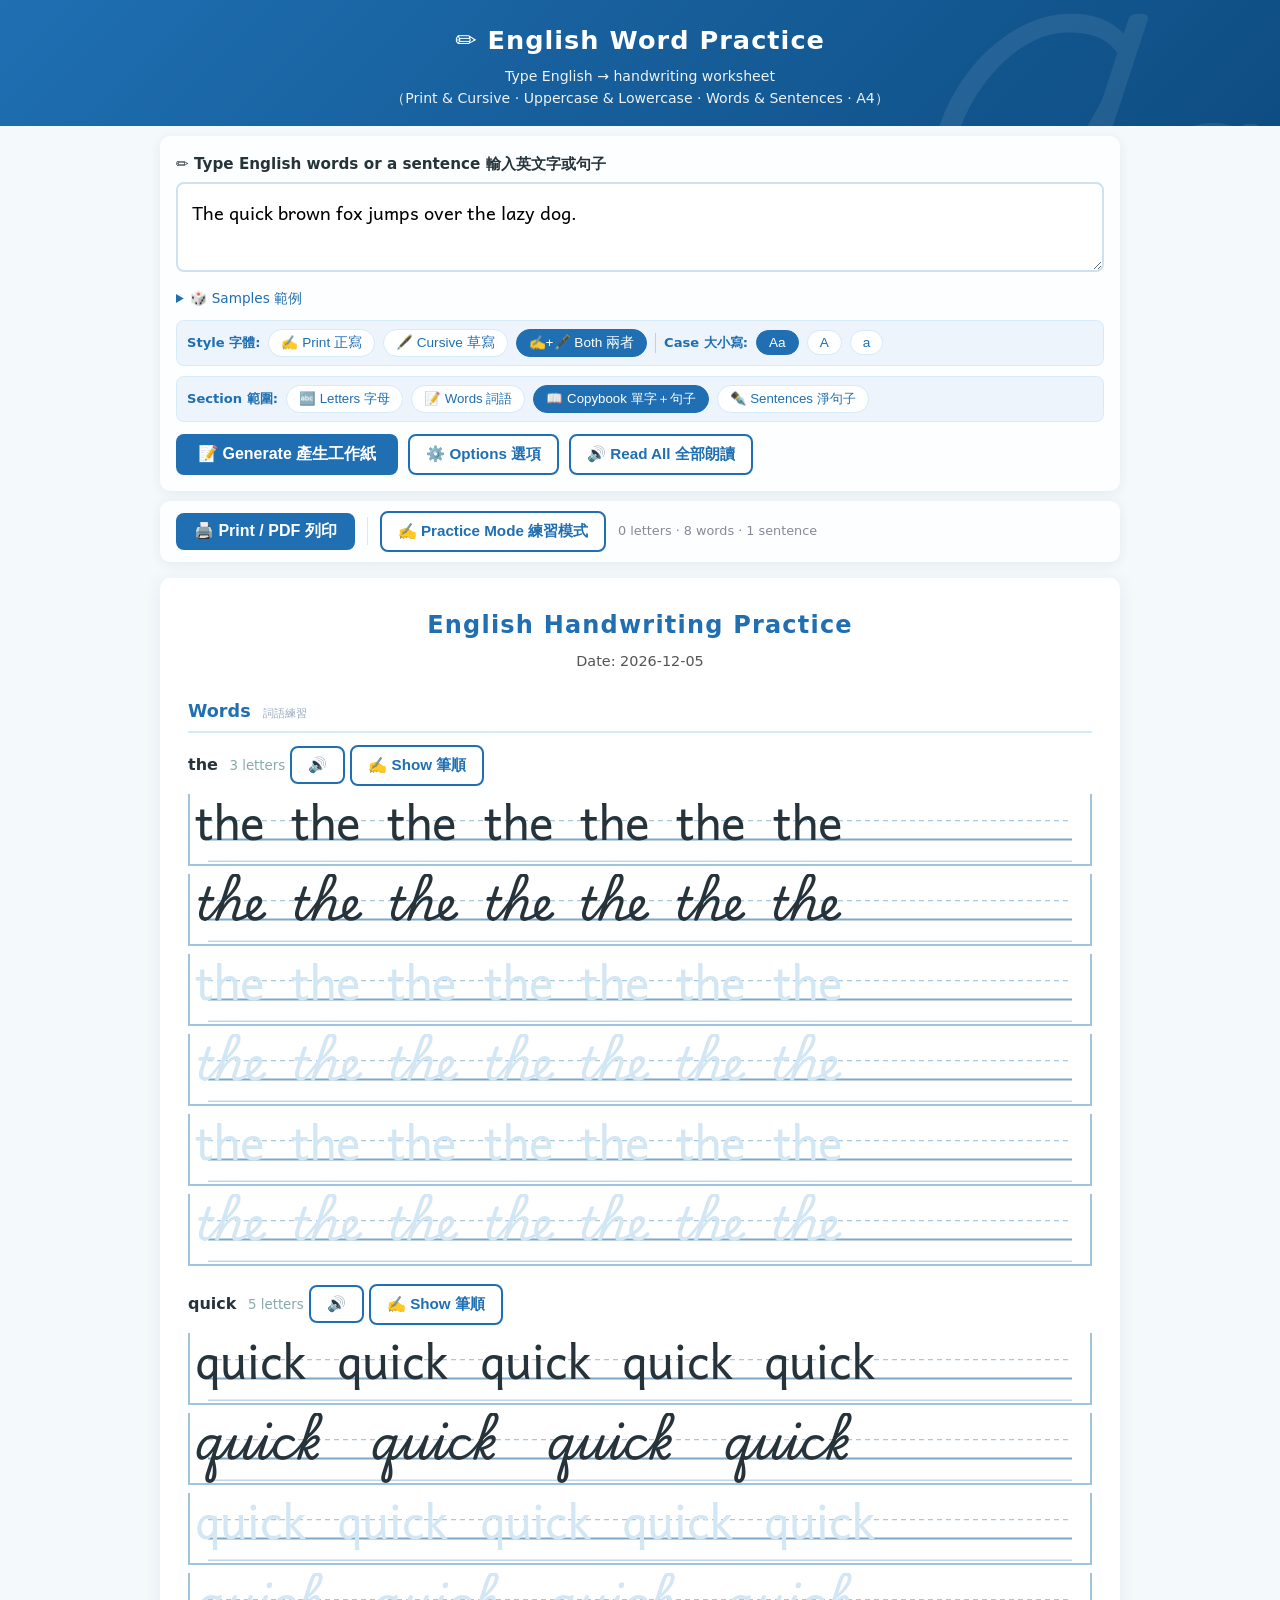
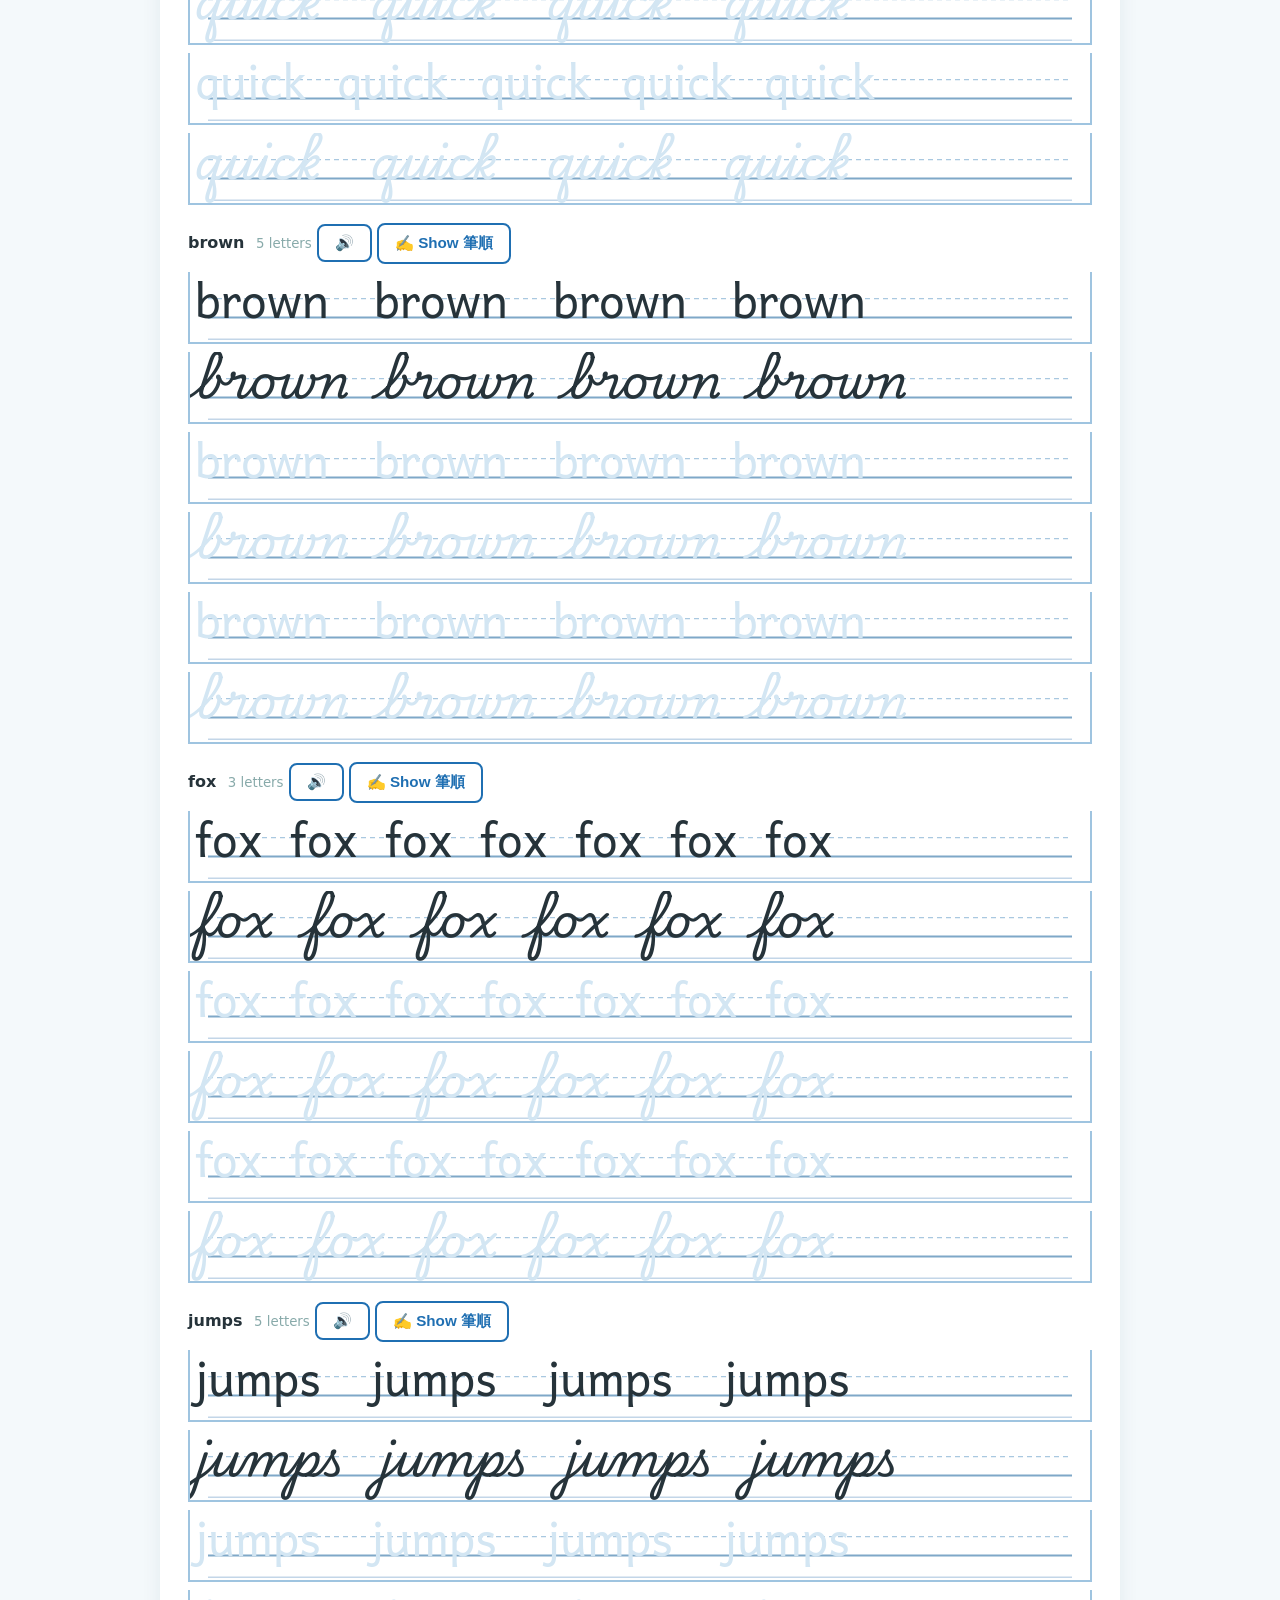
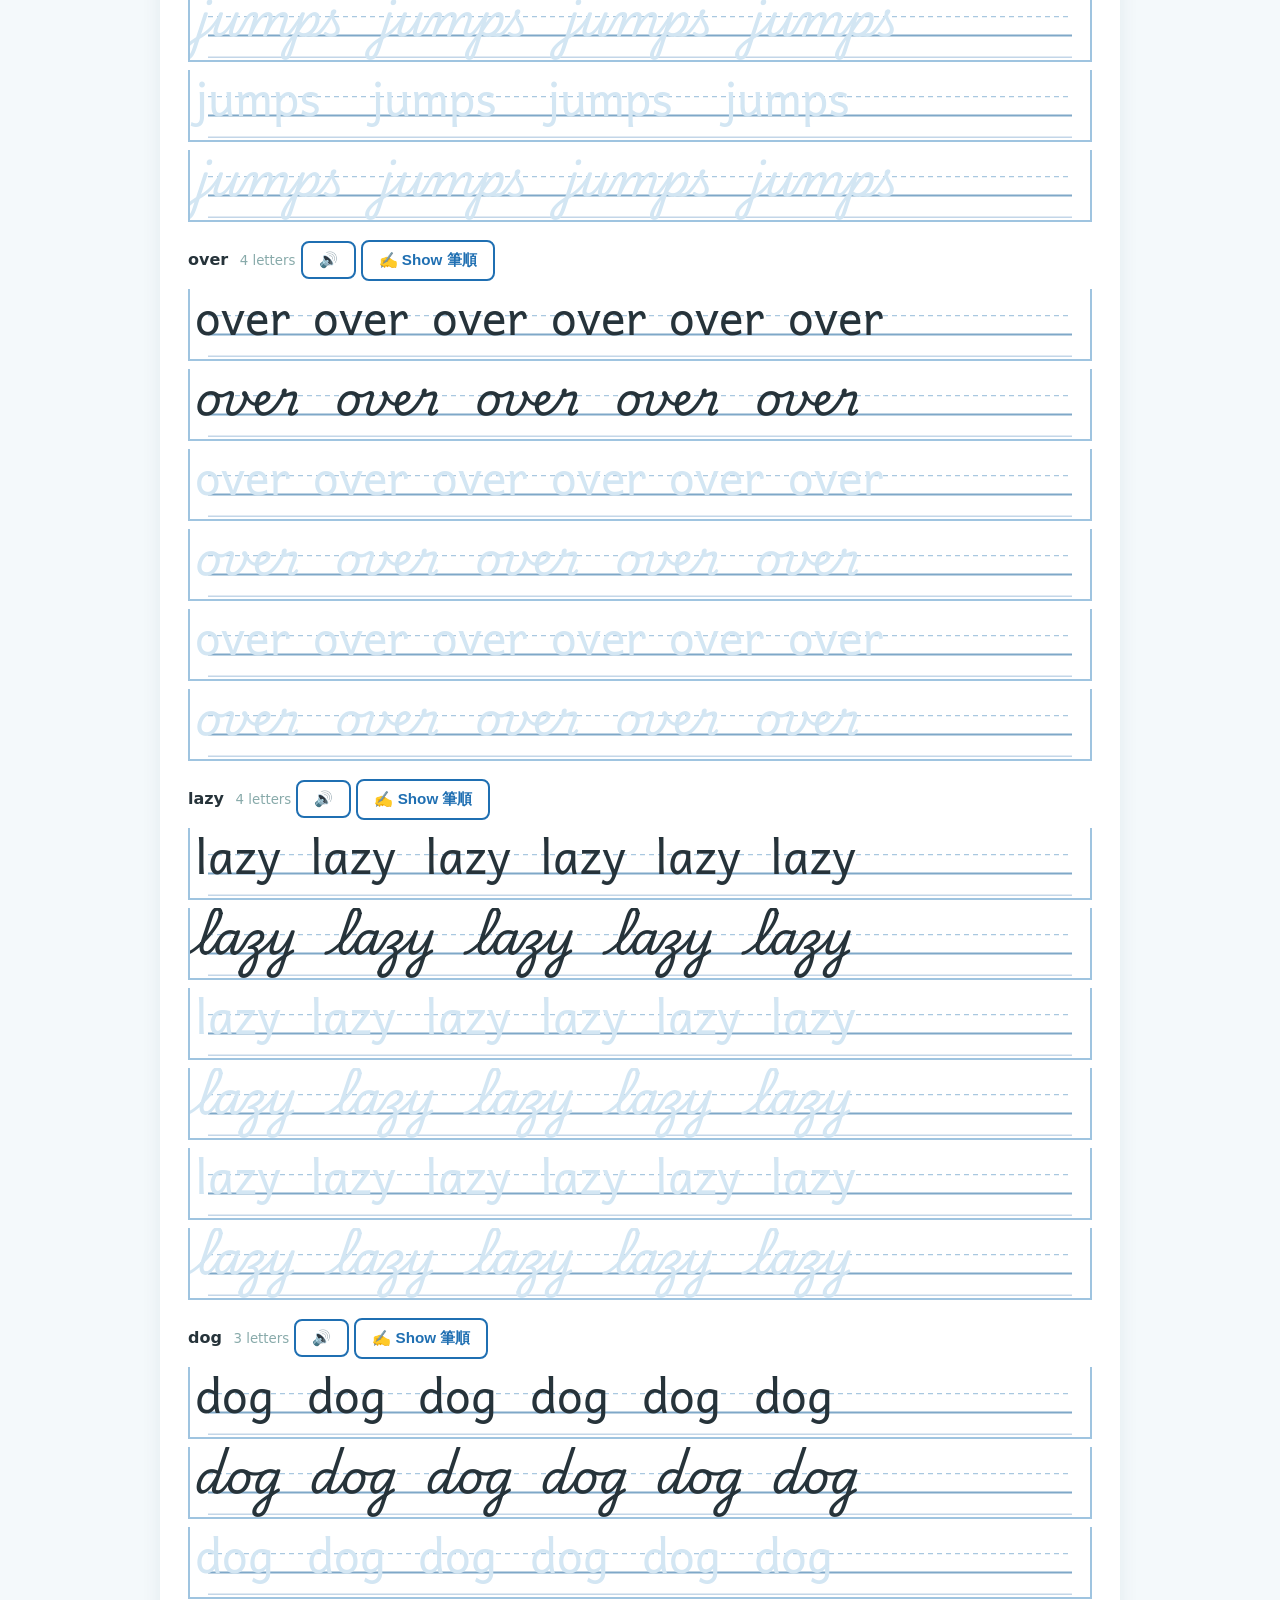
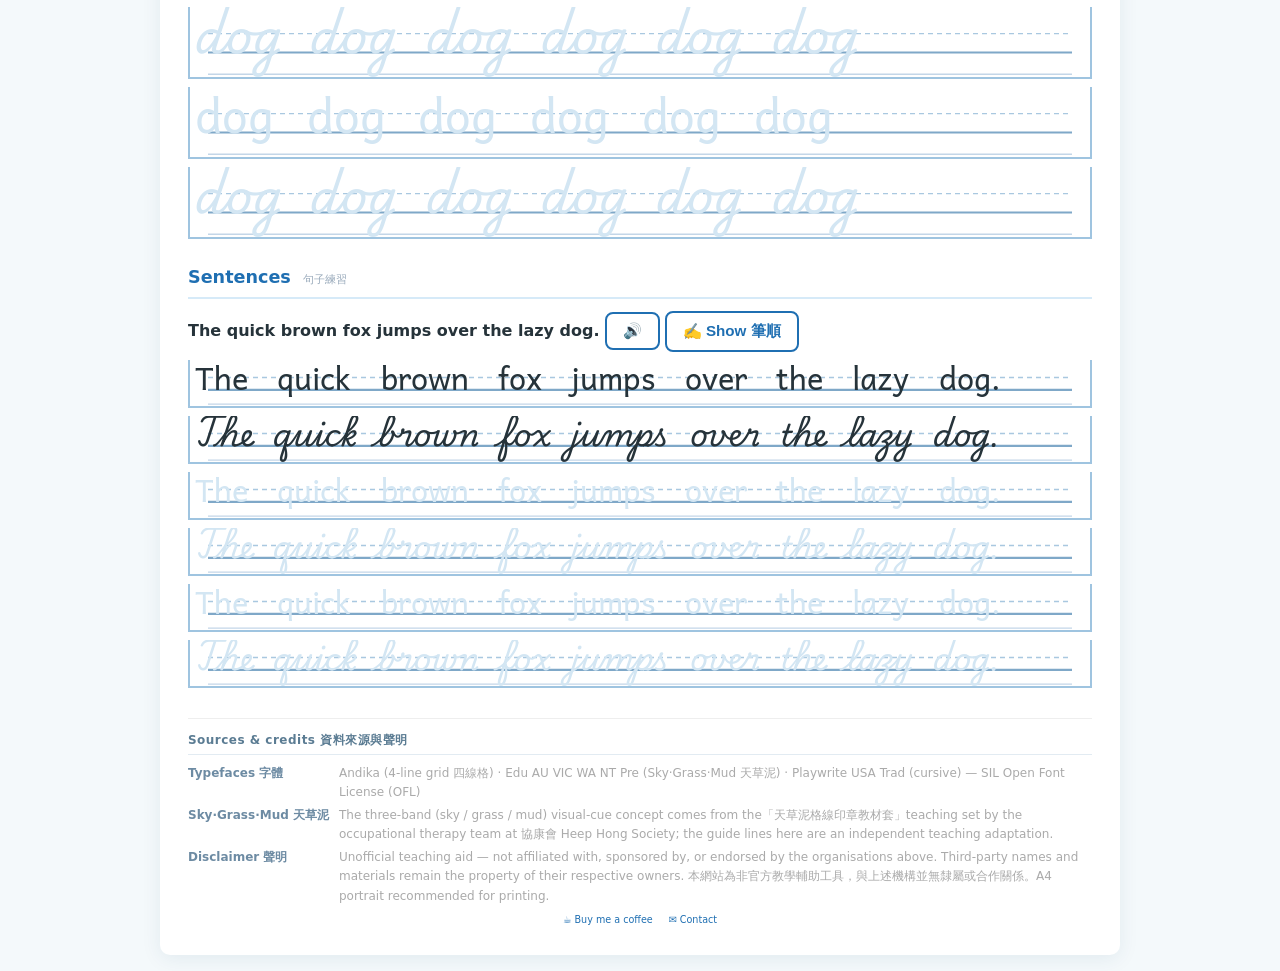
<file: index.html>
<!DOCTYPE html>
<html lang="en">
<head>
<meta charset="UTF-8">
<meta name="viewport" content="width=device-width, initial-scale=1.0">
<title>English Word Practice — Handwriting Worksheet (Print & Cursive · A4)</title>
<link href="fonts/hand.css?v=caoni5" rel="stylesheet">
<link rel="icon" href="data:image/svg+xml,<svg xmlns='http://www.w3.org/2000/svg' viewBox='0 0 100 100'><text y='80' font-size='80'>✏️</text></svg>">
<style>
:root {
  --bg: #F4F9FB;
  --ink: #26333A;
  --blue: #1F6FB2;
  --blue-light: #D6EAF8;
  --blue-grid: #9FC4E0;
  --guide-line: #A9C8E0;
  --guide-tint: #D3E6F3;
  --green: #2E7D4F;
  --paper: #FDFEFF;
  --card-bg: #FFFFFF;
  --shadow: rgba(15, 60, 100, 0.08);
  --radius: 10px;
  --cell-practice: 96px;
  --cell-font: 62px;
  --glyph-bottom: 15%;
}
* { box-sizing: border-box; margin: 0; padding: 0; }
html { scroll-behavior: smooth; }
body {
  font-family: "Segoe UI", "PingFang TC", "Microsoft JhengHei", system-ui, sans-serif;
  background: var(--bg);
  color: var(--ink);
  line-height: 1.6;
  -webkit-font-smoothing: antialiased;
}
.screen-only { max-width: 960px; margin: 0 auto; padding: 20px; }
.hero {
  text-align: center;
  padding: 20px 16px 16px;
  background: linear-gradient(135deg, #1F6FB2 0%, #0E4D82 100%);
  color: white;
  position: relative;
  overflow: hidden;
}
.hero::after {
  content: 'Aa';
  position: absolute;
  right: 10px;
  top: -40px;
  font-size: 220px;
  opacity: 0.08;
  font-family: "Playwrite", "Andika", cursive;
}
.hero h1 { font-size: 1.6em; font-weight: 700; letter-spacing: 0.04em; }
.hero p { opacity: 0.92; margin-top: 4px; font-size: 0.88em; }
.input-section {
  background: var(--paper);
  border-radius: var(--radius);
  padding: 16px;
  margin: 10px auto;
  max-width: 960px;
  box-shadow: 0 2px 12px var(--shadow);
}
.input-section label { display: block; font-weight: 600; margin-bottom: 6px; font-size: 0.95em; }
.input-section textarea {
  width: 100%;
  min-height: 90px;
  padding: 14px;
  border: 2px solid #cfe0ee;
  border-radius: 8px;
  font-size: 1.15em;
  font-family: "Andika", "Segoe UI", cursive;
  resize: vertical;
  transition: border-color 0.2s;
  background: white;
}
.input-section textarea:focus { outline: none; border-color: var(--blue); }
.sample-collapse { margin-top: 8px; }
.sample-collapse summary { cursor: pointer; font-size: 0.85em; color: var(--blue); }
.sample-collapse .sample-list { display: flex; flex-wrap: wrap; gap: 8px; margin-top: 8px; }
.sample-collapse .sample-list button {
  border: 1px solid var(--blue-light);
  background: white;
  color: var(--blue);
  border-radius: 16px;
  padding: 4px 12px;
  font-size: 0.85em;
  cursor: pointer;
}
.sample-collapse .sample-list button:hover { background: var(--blue-light); }
.actions { display: flex; gap: 10px; margin-top: 12px; flex-wrap: wrap; }
.quick-style {
  display: flex; align-items: center; gap: 8px; flex-wrap: wrap;
  margin-top: 10px; padding: 8px 10px; background: #EDF4FB;
  border-radius: 8px; border: 1px solid var(--blue-light);
}
.qs-label { font-size: 0.82em; font-weight: 700; color: var(--blue); }
.qs-sep { width: 1px; height: 20px; background: #B9D3EA; }
.qs-btn {
  border: 1px solid var(--blue-light); background: white; color: var(--blue);
  border-radius: 16px; padding: 4px 12px; font-size: 0.85em; cursor: pointer;
  transition: all 0.15s;
}
.qs-btn:hover { background: var(--blue-light); }
.qs-btn.active { background: var(--blue); color: white; border-color: var(--blue); }
.btn-primary {
  background: var(--blue);
  color: white;
  border: none;
  border-radius: 8px;
  padding: 10px 22px;
  font-size: 1em;
  font-weight: 600;
  cursor: pointer;
  transition: background 0.2s;
}
.btn-primary:hover { background: #18588F; }
.btn-ghost {
  background: white;
  color: var(--blue);
  border: 2px solid var(--blue);
  border-radius: 8px;
  padding: 8px 16px;
  font-size: 0.95em;
  font-weight: 600;
  cursor: pointer;
}
.btn-ghost:hover { background: var(--blue-light); }

/* ===== OPTIONS ===== */
.options {
  background: var(--paper);
  border-radius: var(--radius);
  padding: 14px 16px;
  margin: 10px auto;
  max-width: 960px;
  box-shadow: 0 2px 12px var(--shadow);
  display: none;
}
.options.show { display: block; }
.opt-head { display: flex; align-items: center; justify-content: space-between; gap: 8px; flex-wrap: wrap; margin-bottom: 6px; }
.opt-head-title { font-weight: 700; font-size: 0.9em; color: var(--blue); }
.opt-head-actions { display: flex; gap: 6px; flex-wrap: wrap; }
.opt-mini {
  font: 600 0.78em/1 system-ui, -apple-system, "Noto Sans TC", sans-serif;
  padding: 5px 10px; border: 1px solid #d8e4f0; border-radius: 999px;
  background: #fff; color: #33506b; cursor: pointer;
}
.opt-mini:hover { background: #f2f7fc; }
.opt-mini.opt-reset { color: #8a5a00; border-color: #f0dfc0; background: #fffaf0; }
.opt-section { border-top: 1px solid #eef4fa; padding-top: 8px; margin-bottom: 10px; }
.opt-section:first-of-type { border-top: 0; }
.opt-section h3 {
  display: flex; align-items: baseline; gap: 8px; flex-wrap: wrap;
  font-size: 0.8em; font-weight: 700; color: var(--blue);
  margin: 0 0 8px; padding: 0 0 4px; border-bottom: 1px solid #e8f0f8;
  letter-spacing: 0.03em; cursor: pointer; user-select: none;
}
.opt-sec-sub { font-weight: 500; font-size: 0.94em; color: #93a7ba; letter-spacing: 0; }
.opt-chev { margin-left: auto; color: #9fb4c8; font-size: 0.9em; transition: transform 0.15s; }
.opt-section.collapsed .opt-chev { transform: rotate(-90deg); }
.opt-section.collapsed .opt-body { display: none; }
.opt-grid { display: grid; grid-template-columns: repeat(3, minmax(0, 1fr)); gap: 9px 16px; align-items: center; }
.opt-row { display: flex; align-items: center; gap: 8px; min-width: 0; }
.opt-row > label { flex: 0 1 auto; font-size: 0.82em; color: #555; font-weight: 600; }
.opt-row > select, .opt-row > input[type=number], .opt-row > input[type=text] {
  flex: 1 1 auto; min-width: 0;
  border: 1px solid #cfe0ee; border-radius: 6px; padding: 6px 8px; font-size: 0.9em; background: white;
}
.opt-row > input[type=checkbox] { flex: 0 0 auto; margin-left: auto; width: 16px; height: 16px; }
.opt-row.wide { grid-column: span 2; }
.opt-row.sub { margin-left: 10px; padding-left: 10px; border-left: 2px solid #e8f0f8; }
.opt-note { grid-column: 1 / -1; font-size: 0.75em; color: #93a7ba; margin: -2px 0 0 2px; }
#optionsPanel [hidden] { display: none !important; }
.toggle-row { display: flex; align-items: center; gap: 6px; }
.toggle-row label { font-size: 0.85em; color: #333; font-weight: 500; }

/* ===== PRINT BAR ===== */
.print-bar {
  max-width: 960px; margin: 10px auto; padding: 10px 16px;
  background: var(--paper); border-radius: var(--radius);
  box-shadow: 0 2px 12px var(--shadow);
  display: none; align-items: center; gap: 12px; flex-wrap: wrap;
}
.print-bar.show { display: flex; }
.print-bar .btn-primary { padding: 8px 18px; }
.bar-sep { width: 1px; height: 28px; background: #dde8f2; }

/* ===== WORKSHEET ===== */
#worksheet {
  background: white;
  border-radius: var(--radius);
  box-shadow: 0 4px 20px var(--shadow);
  max-width: 960px;
  margin: 16px auto;
  padding: 28px;
  display: none;
}
#worksheet.show { display: block; }
.ws-header { text-align: center; margin-bottom: 20px; }
.ws-title { font-size: 1.5em; font-weight: 700; color: var(--blue); letter-spacing: 0.05em; }
.ws-meta { display: flex; justify-content: center; gap: 24px; margin-top: 6px; font-size: 0.9em; color: #555; }
.ws-section-title {
  font-size: 1.1em; font-weight: 700; color: var(--blue);
  margin: 24px 0 12px; padding-bottom: 6px; border-bottom: 2px solid var(--blue-light);
}
.ws-section-title .en-hint { font-size: 0.6em; color: #99aabb; font-weight: 500; margin-left: 6px; }

/* ===== LETTER CARDS ===== */
.letter-card {
  border: 1px solid #e3eef7;
  border-radius: 10px;
  padding: 14px;
  margin-bottom: 14px;
  background: var(--card-bg);
  page-break-inside: avoid;
}
.letter-info { display: flex; align-items: flex-start; gap: 16px; margin-bottom: 8px; }
.letter-demo { flex-shrink: 0; }
.letter-details { flex: 1; min-width: 0; }
.letter-details .letter-name { font-size: 1.1em; font-weight: 700; }
.letter-details .letter-name small { color: #8aa; font-weight: 500; font-size: 0.7em; }
.letter-details .letter-desc { font-size: 0.85em; color: #667; }
.letter-details .letter-actions { display: flex; gap: 8px; margin-top: 8px; flex-wrap: wrap; }

/* ===== HANDWRITING CELL (4-line grid, print-safe SVG) ===== */
.hw-cell {
  position: relative;
  width: var(--cell-practice, 96px);
  height: var(--cell-practice, 96px);
  background: white;
  border: 2px solid var(--blue-grid);
  flex-shrink: 0;
}
.hw-cell .glyph-layer {
  position: absolute;
  inset: 0;
  display: flex;
  align-items: flex-end;
  justify-content: flex-start;
  padding-left: calc(var(--cell-practice, 96px) * 0.05);
  bottom: var(--glyph-bottom, 15%);
  line-height: 1;
  z-index: 3;
}
.hw-cell .glyph-layer span {
  display: inline-block;
  line-height: 1;
  font-size: var(--cell-font, 62px);
  transform-origin: center;
}
.hw-cell .glyph-layer span.print { font-family: "Andika", "Segoe UI", sans-serif; margin-bottom: calc(var(--cell-font) * 0.2275 - 1px); }
.hw-cell .glyph-layer span.cursive { font-family: "Playwrite", cursive; margin-bottom: calc(var(--cell-font) * 0.2775 - 1px); }
.hw-cell .glyph-layer .guide-glyph { color: var(--guide-tint); }
.hw-cell .glyph-layer .demo-glyph { color: var(--ink); }
.cell-guides {
  position: absolute; inset: 0; width: 100%; height: 100%;
  pointer-events: none; z-index: 1; display: block;
}
.cell-guides line { stroke: var(--guide-line); stroke-width: 1.4; vector-effect: non-scaling-stroke; }
.cell-guides line.g-baseline { stroke: #7FA8C8; stroke-width: 2.2; }
.cell-guides line.g-midline { stroke-dasharray: 5 4; }
.cell-guides line.g-bottom { stroke: #C3D6E8; }

/* guide modes */
.guide-dashed .cell-guides line { stroke-dasharray: 4 4; }
.guide-blank .cell-guides { display: none; }
/* 天草泥三色模板：彩色底上導線同描紅字母要加深少少先睇到 */
.guide-caoni { --guide-line: #8FB4D0; --guide-tint: #A8C4D8; }
/* 天草泥：字塊已經由 1% 填到 99%，頂線/底線會橫穿字母 → 只留天空/草、草/泥兩條界線 */
.guide-caoni .cell-guides line.g-top,
.guide-caoni .cell-guides line.g-bottom { display: none; }
/* ===== 天草泥 print 模板（字體 = Edu AU VIC WA NT Pre，只喺天草泥模式用；四線格模式仍然 Andika）=====
   Pre 實測 metric：升部 0.93（h/b/d/k/l）· x-height 0.51 · 尾 0.43 · cap 0.92 · t 0.81
     → 升部:x-height:尾 = 1.82 : 1 : 0.84（理想 2:1:1），所以三區只需 31.3 / 36.7 / 32.0 ≈ 原圖 1/3
   成塊字（升部頂→尾底 = 1.36em）填滿成格、上下各留 1% → 字級 0.7206 格高、基線 68.0%、天空/草界 31.3%
   大楷倍數 = asc/cap = 1.011（Pre 嘅 cap 同升部一樣高，唔使點放大）
   小楷 t 倍數 = asc/tAsc = 1.148（t 頭同 h 頭並齊）
   基線公式：baseline = layerBottom − margin − k·fs（Pre 實測 k = 0.082）
     → cells: margin = 0.111H − 1.4px；word/sentence: margin = 0.261 × 行高 − 2px
   ⚠️ 一定要用 #worksheet.guide-caoni（ID＋class）先壓得住 .word-line / .sentence-block 嘅 base 規則；
      同 specificity 時順序決定 → sentence 規則要排喺 word-line 之後。
   cursive 唔改（Playwrite 1.76:1:0.90 → 29/38/34，本身啱原圖三等分）。 */
#worksheet.guide-caoni .glyph-layer span.print {
  font-family: var(--caoni-print-fam, "EduPre"), "Segoe UI", sans-serif;
  /* Playwrite 系當印刷體用要 calt 關（唔連筆）；其他字體 = normal */
  font-feature-settings: var(--caoni-print-feat, normal);
}
/* 描紅點點版：EduDots（同 Pre 同形）＋ EduPre 做 fallback —— Dots 只有字母/數字，冇標點 */
#worksheet.guide-caoni.dotted-trace .glyph-layer span.guide-glyph.print {
  font-family: "EduDots", "EduPre", "Segoe UI", sans-serif;
  /* 2026-09-20（用戶要求）：虛線／描紅字再稍稍下移；「與中線重疊也可以」→ 允許壓線。
     額外下移 = --cg-dot-extra，比例同 --cg-shift（hw-cell 1% / word-line 0.75% / sentence 0.5% of cell 高）。
     ⚠️ 只影響 .dotted-trace（點點開、caoni、字體有點點孿生版）；實線字完全不變。 */
  top: calc(var(--cg-shift, 0px) + var(--cg-dot-extra, 0px));
}
#worksheet.guide-caoni .hw-cell .glyph-layer {
  --cg-fs: calc(var(--cell-font) * var(--cg-fs-mult, 1.109));
  --cg-mb: calc(var(--cg-cell, var(--cell-practice, 96px)) * (0.85 - var(--cg-base, 0.68) - var(--cg-k, 0.082) * var(--cg-fs-mult, 1.109) * 0.64) - 1.4px);
  --cg-shift: calc(var(--cg-cell, var(--cell-practice, 96px)) * 0.01);
  --cg-dot-extra: calc(var(--cg-cell, var(--cell-practice, 96px)) * 0.01);   /* 虛線（描紅）字額外下移 */
}
#worksheet.guide-caoni .word-line .glyph-layer {
  --cg-fs: calc(var(--cell-font) * 0.75 * var(--cg-fs-mult, 1.109));
  --cg-mb: calc(var(--cg-cell, var(--cell-practice, 96px)) * 0.75 * (1 - var(--cg-base, 0.68) - var(--cg-k, 0.082) * var(--cg-fs-mult, 1.109) * 0.64) - 2px);
  --cg-shift: calc(var(--cg-cell, var(--cell-practice, 96px)) * 0.75 * 0.01);
  --cg-dot-extra: calc(var(--cg-cell, var(--cell-practice, 96px)) * 0.75 * 0.01);
}
#worksheet.guide-caoni .sentence-block .glyph-layer {
  --cg-fs: calc(var(--cell-font) * 0.5 * var(--cg-fs-mult, 1.109));
  --cg-mb: calc(var(--cg-cell, var(--cell-practice, 96px)) * 0.5 * (1 - var(--cg-base, 0.68) - var(--cg-k, 0.082) * var(--cg-fs-mult, 1.109) * 0.64) - 2px);
  --cg-shift: calc(var(--cg-cell, var(--cell-practice, 96px)) * 0.5 * 0.01);
  --cg-dot-extra: calc(var(--cg-cell, var(--cell-practice, 96px)) * 0.5 * 0.01);
  --cg-cap-adj: var(--caoni-cap-adj5, 1);   /* 0.5× 行細，cap 圓頭 overshoot 比例唔同 → 補償 */
}
#worksheet.guide-caoni .glyph-layer span.print {
  font-size: var(--cg-fs);
  margin-bottom: var(--cg-mb);
  /* 2026-09-20：大楷／升部墨頂原本喺所有 cell size 都越過頂框（xs −2.43% … lg −0.42%），
     而 g/p/y 尾已貼 98.7% → 唔可以純下移。做法 = 字級收 1.5%（--cg-fs-mult 1.126→1.109，
     基線由 --cg-mb 自動補償，所以字級細咗 = 墨頂下降 1.02%、尾上升 0.47%）＋統一下移 1%（--cg-shift）。
     淨效果：墨頂 +1.1～+1.6%（留 1–2px 空隙）、尾 ~99.3%（仍然貼底框）。span 係 inline-block，top 有效且唔影響 layout。 */
  position: relative;
  top: var(--cg-shift, 0px);
}
#worksheet.guide-caoni .glyph-layer span.print.caoni-cap {
  --cg-cap: calc(var(--caoni-cap, 1.011) * var(--cg-cap-adj, 1));
  font-size: calc(var(--cg-fs) * var(--cg-cap));
  margin-bottom: calc(var(--cg-mb) - var(--cg-fs) * var(--cg-k, 0.082) * (var(--cg-cap) - 1));
}
#worksheet.guide-caoni .glyph-layer span.print.caoni-t {
  font-size: calc(var(--cg-fs) * var(--caoni-t, 1.148));
  margin-bottom: calc(var(--cg-mb) - var(--cg-fs) * var(--cg-k, 0.082) * (var(--caoni-t, 1.148) - 1));
}

/* ===== PRACTICE ROWS ===== */
.practice-row { display: flex; flex-wrap: wrap; gap: 0; margin-top: 4px; }
.practice-row[data-perrow] .practice-cell {
  width: auto; height: auto;
  flex: 0 0 calc((100% - 4px * (var(--n, 6) - 1)) / var(--n));
  aspect-ratio: 1;
}
/* perRow 模式格仔闊度唔再由 --cell-practice 決定，字級要跟住格仔：
   否則字固定 61.44px 但格仔 216px（比例 0.285 而非 0.64），基線亦對唔上四線格 */
/* 2026-09-20：--cell-practice 亦要跟格仔，唔係淨係字級。天草泥嘅 --cg-mb / --cg-shift /
   --cg-dot-extra 都係用 --cell-practice 計垂直位置 —— 只改 --cell-font 的話，perRow=4（格 216px）
   條基線會落到 73.23% 而畫出嚟嘅草線喺 68.65%（差 4.6%，即 E 足足低咗 5.9px）。 */
@supports (container-type: inline-size) {
  .practice-row[data-perrow] .practice-cell { container-type: inline-size; --cell-font: 64cqw; --cg-cell: 100cqw; }
}

/* ===== WORD / SENTENCE LINES ===== */
.word-block { margin-bottom: 18px; page-break-inside: avoid; }
.word-block .word-info { margin-bottom: 6px; }
.word-block .word-name { font-weight: 700; font-size: 1em; }
.word-block .word-name small { color: #8aa; font-weight: 500; margin-left: 6px; }
.word-line {
  position: relative;
  height: calc(var(--cell-practice, 96px) * 0.75);
  margin: 8px 0;
  border: 2px solid var(--blue-grid);
  border-top: none;
  /* 拆行容量以列印版面（A4 703px）為準 → 窄螢幕預覽可能比行寬長。
     允許橫向捲動，列印不受影響（@media print 會還原 overflow）。 */
  overflow-x: auto;
  overflow-y: hidden;
}
.word-line .glyph-layer {
  position: absolute; inset: 0; display: flex; align-items: flex-end;
  justify-content: flex-start;
  /* bottom set per-font via span margin; layer itself sits at 0 */
  bottom: 0;
  line-height: 1; z-index: 3;
  padding-left: calc(var(--cell-practice, 96px) * 0.05);
}
.word-line .glyph-layer span {
  display: inline-block; line-height: 1;
  font-size: calc(var(--cell-font, 62px) * 0.75);
  white-space: nowrap;
}
.word-line .glyph-layer span.print { font-family: "Andika", "Segoe UI", sans-serif; margin-bottom: calc(var(--cell-practice, 96px) * 0.75 * 0.2956 - 1px); }
.word-line .glyph-layer span.cursive { font-family: "Playwrite", cursive; margin-bottom: calc(var(--cell-practice, 96px) * 0.75 * 0.3276 - 1px); }
/* sentence lines are 0.5× scale — margins scale with cell, font with 0.5 */
.sentence-block .glyph-layer span.print,
.sentence-block .glyph-layer span.cursive {
  font-size: calc(var(--cell-font, 62px) * 0.5);
}
.sentence-block .glyph-layer span.print { font-family: "Andika", "Segoe UI", sans-serif; margin-bottom: calc(var(--cell-practice, 96px) * 0.5 * 0.2956 - 1px); }
.sentence-block .glyph-layer span.cursive { font-family: "Playwrite", cursive; margin-bottom: calc(var(--cell-practice, 96px) * 0.5 * 0.3276 - 1px); }
.word-line .glyph-layer .guide-glyph { color: var(--guide-tint); }
.word-line .glyph-layer .demo-glyph { color: var(--ink); }
.word-line .cell-guides line.g-top { display: none; }

/* ===== MODAL ===== */
.modal-overlay {
  position: fixed; inset: 0; background: rgba(10, 40, 70, 0.5);
  display: none; align-items: center; justify-content: center; z-index: 100;
  padding: 20px;
}
.modal-overlay.show { display: flex; }
.modal-box {
  background: white; border-radius: 12px; padding: 22px;
  max-width: 560px; width: 100%; max-height: 85vh; overflow: auto;
  box-shadow: 0 10px 40px rgba(0,0,0,0.2);
}
.modal-box.wide { max-width: 900px; }
.modal-box h3 { color: var(--blue); margin-bottom: 12px; }
.modal-box .modal-actions { display: flex; gap: 10px; margin-top: 14px; flex-wrap: wrap; }
.stroke-nav { display: flex; align-items: center; gap: 8px; margin-bottom: 12px; flex-wrap: wrap; }
.stroke-nav #strokeNavPos { font-size: 0.85em; color: #667; }
.stroke-grid { display: grid; grid-template-columns: repeat(auto-fit, minmax(150px, 1fr)); gap: 12px; }
.stroke-box {
  background: #fff; border: 2px solid var(--blue-light); border-radius: 8px;
  padding: 8px; text-align: center;
}
.stroke-box .sb-label { font-size: 0.78em; font-weight: 700; color: var(--blue); margin-bottom: 4px; }
.stroke-box .sb-label small { color: #8aa; font-weight: 500; margin-left: 2px; }
.stroke-box svg { width: 100%; height: auto; background: #fff; border-radius: 4px; }
.stroke-box .sb-note { font-size: 0.72em; color: #99a; margin-top: 3px; min-height: 1.2em; }
.stroke-note { color: #889; font-size: 0.85em; margin-top: 8px; }
#strokeResult { margin-top: 10px; font-weight: 600; color: var(--green); min-height: 1.4em; }

/* ===== FOOTER ===== */
.ws-footer {
  margin-top: 30px; padding-top: 12px; border-top: 1px solid #eee;
  font-size: 0.75em; color: #aaa; text-align: center;
}
/* Sources & credits block — heading + label column + body text */
.ws-footer .wsf-block {
  display: grid; grid-template-columns: max-content 1fr; gap: 4px 10px;
  text-align: left;
}
/* 每行用 display:contents 令 label／內文成為上層 grid 嘅項目 → 跨行標籤欄自動對齊
   （原本 grid 喺 .wsf-row 上，max-content 逐行計，長標籤會推歪） */
.ws-footer .wsf-row { display: contents; }
.ws-footer .wsf-title {
  grid-column: 1 / -1;
  font-weight: 700; color: #5b7c93; letter-spacing: 0.04em;
  border-bottom: 1px solid #e2ebf2; padding-bottom: 3px; margin-bottom: 5px;
}

.ws-footer .wsf-label { color: #6d8ba3; font-weight: 600; white-space: nowrap; }
.footer-links { margin-top: 6px; display: flex; justify-content: center; gap: 16px; font-size: 0.8em; }
.footer-links a { color: var(--blue); text-decoration: none; }
.audio-toast {
  position: fixed; bottom: 24px; left: 50%; transform: translateX(-50%);
  background: rgba(20, 40, 60, 0.92); color: white; padding: 8px 18px;
  border-radius: 20px; font-size: 0.85em; z-index: 200;
  display: none; max-width: 90%;
}
.audio-toast.show { display: block; }
.back-to-top {
  position: fixed; bottom: 24px; right: 24px;
  width: 44px; height: 44px; border-radius: 50%;
  background: var(--blue); color: white; border: none; font-size: 1.2em;
  cursor: pointer; box-shadow: 0 4px 14px rgba(15,60,100,0.3);
  display: none; z-index: 90;
}
.back-to-top.show { display: block; }

/* ===== SECTION TABS ===== */
.qs-section {
  display: flex; align-items: center; gap: 8px; flex-wrap: wrap;
  margin-top: 10px; padding: 8px 10px; background: #EDF4FB;
  border-radius: 8px; border: 1px solid var(--blue-light);
}
.qs-section .qs-label { font-size: 0.82em; font-weight: 700; color: var(--blue); }
.qs-section .qs-btn.section-btn { font-size: 0.83em; white-space: nowrap; }

/* ===== RESPONSIVE ===== */
@media (max-width: 640px) {
  .hero h1 { font-size: 1.35em; }
  .input-section { padding: 14px; }
  .options { padding: 12px; }
  .opt-grid { grid-template-columns: 1fr; }
  .letter-info { flex-direction: column; }
  #worksheet { padding: 14px; margin: 8px; }
}

/* ===== PRINT ===== */
@media print {
  @page { margin: 12mm; size: A4; }
  body { background: white !important; }
  .screen-only, .hero, .print-bar, .modal-overlay, .audio-toast,
  .no-print, .back-to-top, .footer-links, .options { display: none !important; }
  /* 工作紙上面嘅互動手掣（🔊 / ✍ Show 筆順）都唔應該印出嚟 */
  .btn-ghost, .letter-actions, .word-info button { display: none !important; }
  #worksheet {
    box-shadow: none; margin: 0; padding: 0; max-width: none; background: white;
    --cell-practice: var(--print-cell-practice, 2.2cm) !important;
    --cell-font: var(--print-cell-font, calc(2.2cm * 0.64)) !important;
    --glyph-bottom: var(--print-glyph-bottom, 15%) !important;
    --guide-line: #8FB4D4 !important;
    --guide-tint: #C7DEEF !important;
    --blue-grid: #8FAFC9 !important;
  }
  .letter-card { break-inside: avoid; page-break-inside: avoid; }
  .word-block { break-inside: avoid; page-break-inside: avoid; }
  /* 列印時還原橫向捲動（螢幕預覽用嘅 overflow-x 唔應該出現在紙上） */
  .word-line { overflow: visible !important; }
  .practice-row[data-perrow] .practice-cell {
    flex: 0 0 var(--cell-practice) !important;
    width: var(--cell-practice) !important;
    height: var(--cell-practice) !important;
    --cg-cell: var(--cell-practice);   /* 列印時格仔真係由 --cell-practice 決定，唔可以用 cqw */
  }
  .cell-guides line { stroke-width: 1.6; }
  /* 天草泥三色模板：ID+class specificity 先壓得住上面 #worksheet 嘅 !important */
  #worksheet.guide-caoni { --guide-line: #8FB4D0 !important; --guide-tint: #A8C4D8 !important; }
}
</style>
</head>
<body>

<div class="hero no-print">
  <h1>✏️ English Word Practice</h1>
  <p>Type English → handwriting worksheet<br>（Print &amp; Cursive · Uppercase &amp; Lowercase · Words &amp; Sentences · A4）</p>
</div>

<!-- INPUT -->
<div class="input-section screen-only">
  <label for="inputText">✏️ Type English words or a sentence 輸入英文字或句子</label>
  <textarea id="inputText" placeholder="e.g. The quick brown fox jumps over the lazy dog.">The quick brown fox jumps over the lazy dog.</textarea>
  <details class="sample-collapse">
    <summary>🎲 Samples 範例</summary>
    <div class="sample-list">
      <button onclick="setInput('abcdefghijklmnopqrstuvwxyz')">a–z</button>
      <button onclick="setInput('ABCDEFGHIJKLMNOPQRSTUVWXYZ')">A–Z</button>
      <button onclick="setInput('hello world')">hello world</button>
      <button onclick="setInput('The quick brown fox jumps over the lazy dog.')">Full alphabet 全字母句</button>
      <button onclick="setInput('Happy birthday! I love you.')">Phrases 短句</button>
      <button onclick="setInput('My name is Alex. I am eight years old.')">Sentences 句子</button>
    </div>
  </details>
  <div class="quick-style">
    <span class="qs-label">Style 字體:</span>
    <button class="qs-btn" data-style="print" onclick="setStyle('print')">✍️ Print 正寫</button>
    <button class="qs-btn" data-style="cursive" onclick="setStyle('cursive')">🖋️ Cursive 草寫</button>
    <button class="qs-btn" data-style="both" onclick="setStyle('both')">✍️+🖋️ Both 兩者</button>
    <span class="qs-sep"></span>
    <span class="qs-label">Case 大小寫:</span>
    <button class="qs-btn" data-case="both" onclick="setCase('both')">Aa</button>
    <button class="qs-btn" data-case="upper" onclick="setCase('upper')">A</button>
    <button class="qs-btn" data-case="lower" onclick="setCase('lower')">a</button>
  </div>
  <div class="quick-style qs-section">
    <span class="qs-label">Section 範圍:</span>
    <button class="qs-btn section-btn" data-section="letters" onclick="setSection('letters')">🔤 Letters 字母</button>
    <button class="qs-btn section-btn" data-section="words" onclick="setSection('words')">📝 Words 詞語</button>
    <button class="qs-btn section-btn" data-section="copybook" onclick="setSection('copybook')">📖 Copybook 單字＋句子</button>
    <button class="qs-btn section-btn" data-section="sentences" onclick="setSection('sentences')">✒️ Sentences 淨句子</button>
  </div>
  <div class="actions">
    <button class="btn-primary" onclick="generate()">📝 Generate 產生工作紙</button>
    <button class="btn-ghost" onclick="toggleOptions()">⚙️ Options 選項</button>
    <button class="btn-ghost" onclick="readAllText('us')">🔊 Read All 全部朗讀</button>
  </div>
</div>

<!-- OPTIONS -->
<!-- OPTIONS -->
<div class="options" id="optionsPanel">
  <div class="opt-head">
    <span class="opt-head-title">⚙️ Options 選項</span>
    <div class="opt-head-actions">
      <button type="button" class="opt-mini" onclick="applyPreset('kindy')">🧸 幼稚園</button>
      <button type="button" class="opt-mini" onclick="applyPreset('p1')">🎒 小一</button>
      <button type="button" class="opt-mini" onclick="applyPreset('caoni')">🖍 天草泥</button>
      <button type="button" class="opt-mini opt-reset" onclick="resetOptions()">↺ Reset 重設</button>
    </div>
  </div>

  <!-- ── 決策軸 1：練咩（範圍／大小寫／字體類型／去重） ── -->
  <section class="opt-section" data-sec="content">
    <h3>📝 Content 內容 <span class="opt-sec-sub">練咩 · 用邊種字</span><span class="opt-chev">▾</span></h3>
    <div class="opt-body">
      <div class="opt-grid">
        <div class="opt-row">
          <label for="optSection">Section 範圍</label>
          <select id="optSection">
            <option value="letters">Letters only 只字母</option>
            <option value="words">Words only 只詞語</option>
            <option value="copybook" selected>Copybook 單字＋句子</option>
            <option value="sentences">Sentences only 淨句子</option>
          </select>
        </div>
        <div class="opt-row" data-when="section=letters">
          <label for="optCase">Case 大小寫</label>
          <select id="optCase">
            <option value="both" selected>Both Aa 兩者</option>
            <option value="upper">Uppercase A 大寫</option>
            <option value="lower">Lowercase a 小寫</option>
          </select>
        </div>
        <div class="opt-row">
          <label for="optStyle">Letter style 字體類型</label>
          <select id="optStyle">
            <option value="print">Print 正寫</option>
            <option value="cursive">Cursive 草寫</option>
            <option value="both" selected>Both 兩者</option>
          </select>
        </div>
        <div class="opt-row" data-when="section=letters">
          <label for="optDedup">Deduplicate letters 字母去重</label>
          <input type="checkbox" id="optDedup" checked>
        </div>
      </div>
    </div>
  </section>

  <!-- ── 決策軸 2：點顯示（格線 + 天草泥子選項綁埋一齊） ── -->
  <section class="opt-section" data-sec="guides">
    <h3>🖍 Guides 格線 <span class="opt-sec-sub">點顯示 · 描紅</span><span class="opt-chev">▾</span></h3>
    <div class="opt-body">
      <div class="opt-grid">
        <div class="opt-row">
          <label for="optGuideStyle">Grid style 格線樣式</label>
          <select id="optGuideStyle">
            <option value="standard" selected>Standard 4-line 標準四線格</option>
            <option value="caoni">Sky·Grass·Mud 天草泥（圖案）</option>
            <option value="caoni-color">Sky·Grass·Mud 天草泥（只有顏色）</option>
            <option value="dashed">Dashed guides 虛線格</option>
            <option value="blank">Blank 空白格</option>
          </select>
        </div>
        <div class="opt-row">
          <label for="optGuide">Light tracing 淺色描紅</label>
          <input type="checkbox" id="optGuide" checked>
        </div>
        <div class="opt-row sub" data-when="guide=caoni|caoni-color">
          <label for="optCaoniFont">天草泥字體 Caoni font</label>
          <select id="optCaoniFont">
            <option value="edupre" selected>Edu AU VIC WA NT Pre（比例最貼 1/3）</option>
            <option value="pwusm">Playwrite US Modern（最貼 1/3，偏離 6.3）</option>
            <option value="andika">Andika（原本字體）</option>
          </select>
        </div>
        <div class="opt-row sub" data-when="guide=caoni|caoni-color">
          <label for="optDotted">Dotted tracing 點點描紅</label>
          <input type="checkbox" id="optDotted">
        </div>
        <div class="opt-note" data-when="guide=caoni|caoni-color">↑ 天草泥專屬：字體會自動調整三區比例；點點描紅要揀有「點點版」嘅字體。</div>
      </div>
    </div>
  </section>

  <!-- ── 決策軸 3：版面（行數／格數／大小） ── -->
  <section class="opt-section" data-sec="layout">
    <h3>📐 Layout 版面 <span class="opt-sec-sub">行數 · 格數 · 大細</span><span class="opt-chev">▾</span></h3>
    <div class="opt-body">
      <div class="opt-grid">
        <div class="opt-row">
          <label for="optPractice">Practice rows 練習行數</label>
          <input type="number" id="optPractice" value="4" min="0" max="20">
        </div>
        <div class="opt-row" data-when="section=letters">
          <label for="optPerRow">Cells per row 每行格數</label>
          <select id="optPerRow">
            <option value="auto" selected>Auto 自動</option>
            <option value="4">4</option>
            <option value="6">6</option>
            <option value="8">8</option>
          </select>
        </div>
        <div class="opt-row">
          <label for="optSize">Screen cell size 螢幕格</label>
          <select id="optSize">
            <option value="xs">Extra small 特小 (56px)</option>
            <option value="sm">Small 小 (72px)</option>
            <option value="md" selected>Medium 中 (96px)</option>
            <option value="lg">Large 大 (128px)</option>
          </select>
        </div>
        <div class="opt-row">
          <label for="optPrintSize">Print cell size 印刷格</label>
          <select id="optPrintSize">
            <option value="auto">Follow screen 跟螢幕</option>
            <option value="1.5cm">Small 小 (1.5cm)</option>
            <option value="1.8cm">Medium 中 (1.8cm)</option>
            <option value="2.2cm" selected>Large 大 (2.2cm 標準)</option>
            <option value="2.6cm">Extra large 特大 (2.6cm)</option>
          </select>
        </div>
        <div class="opt-row">
          <label for="optWrap">Sentence wrap 換行基準</label>
          <select id="optWrap">
            <option value="print" selected>Print 列印優先（安全）</option>
            <option value="screen">Screen 螢幕優先（列印可能超邊界）</option>
          </select>
        </div>
        <div class="opt-note">換行基準：「列印優先」跟實際印刷格大小計，列印唔會超出紙邊（螢幕長句每行可能留少量空位）；「螢幕優先」填滿螢幕闊度，但列印可能超邊界。</div>
      </div>
    </div>
  </section>

  <!-- ── 決策軸 4：頁面（標題／姓名／顯示／語音） ── -->
  <section class="opt-section" data-sec="page">
    <h3>📄 Page 頁面 <span class="opt-sec-sub">標題 · 姓名 · 語音</span><span class="opt-chev">▾</span></h3>
    <div class="opt-body">
      <div class="opt-grid">
        <div class="opt-row wide">
          <label for="optTitle">Worksheet title 工作紙標題</label>
          <input type="text" id="optTitle" value="English Handwriting Practice" placeholder="Worksheet title 工作紙標題">
        </div>
        <div class="opt-row wide">
          <label for="optName">Name 姓名</label>
          <input type="text" id="optName" value="" placeholder="Student name 學生姓名">
        </div>
        <div class="opt-row">
          <label for="optShowHeader">Show info 顯示標題資訊</label>
          <input type="checkbox" id="optShowHeader" checked>
        </div>
        <div class="opt-row">
          <label for="optAccent">語音口音 Accent</label>
          <select id="optAccent">
            <option value="us" selected>US English 美式</option>
            <option value="uk">UK English 英式</option>
          </select>
        </div>
      </div>
    </div>
  </section>
</div>

<!-- PRINT BAR -->
<div class="print-bar no-print" id="printBar">
  <button class="btn-primary" onclick="printWorksheet()">🖨️ Print / PDF 列印</button>
  <div class="bar-sep"></div>
  <button class="btn-ghost" onclick="toggleQuizMode()" id="btnQuizMode">✍️ Practice Mode 練習模式</button>
  <span style="font-size:0.8em;color:#889;" id="printHint"></span>
</div>

<!-- WORKSHEET -->
<div id="worksheet">
  <div class="ws-header">
    <div class="ws-title" id="wsTitle">English Handwriting Practice</div>
    <div class="ws-meta" id="wsMeta"></div>
  </div>
  <div id="wsContent"></div>
  <div class="ws-footer">
    <div id="wsFooter">
      <div class="wsf-block">
        <div class="wsf-title">Sources &amp; credits 資料來源與聲明</div>
        <div class="wsf-row"><span class="wsf-label">Typefaces 字體</span>Andika (4-line grid 四線格) · Edu AU VIC WA NT Pre (Sky·Grass·Mud 天草泥) · Playwrite USA Trad (cursive) — SIL Open Font License (OFL)</div>
        <div class="wsf-row"><span class="wsf-label">Sky·Grass·Mud 天草泥</span>The three-band (sky / grass / mud) visual-cue concept comes from the「天草泥格線印章教材套」teaching set by the occupational therapy team at 協康會 Heep Hong Society; the guide lines here are an independent teaching adaptation.</div>
        <div class="wsf-row"><span class="wsf-label">Disclaimer 聲明</span>Unofficial teaching aid — not affiliated with, sponsored by, or endorsed by the organisations above. Third-party names and materials remain the property of their respective owners. 本網站為非官方教學輔助工具，與上述機構並無隸屬或合作關係。A4 portrait recommended for printing.</div>
      </div>
    </div>
    <div class="footer-links">
      <a href="https://ko-fi.com/forumdata" target="_blank" rel="noopener">☕ Buy me a coffee</a>
      <a href="mailto:forumdata@gmail.com">✉️ Contact</a>
    </div>
  </div>
</div>

<!-- MODALS -->
<div class="modal-overlay" id="strokeModal">
  <div class="modal-box wide">
    <h3 id="strokeModalTitle">Write 筆順示範</h3>
    <div class="stroke-nav no-print">
      <button class="btn-ghost" onclick="strokePrev()">◀ Prev 上一個</button>
      <span id="strokeNavPos"></span>
      <button class="btn-ghost" onclick="strokeNext()">Next 下一個 ▶</button>
      <span style="flex:1"></span>
      <button class="btn-ghost" onclick="strokeReplay()">↻ Replay 重播</button>
    </div>
    <div id="strokeGrid" class="stroke-grid">
      <!-- 4 variant boxes injected by JS -->
    </div>
    <div class="stroke-note" id="strokeNote"></div>
    <div id="strokeResult"></div>
    <div class="modal-actions">
      <button class="btn-ghost" onclick="closeModal('strokeModal')">Close 關閉</button>
    </div>
  </div>
</div>

<div class="audio-toast" id="audioToast"></div>
<button class="back-to-top no-print" id="backToTop" title="Back to top">↑</button>

<script src="strokes_font.js"></script>
<script>
// ===== STATE =====
let currentLetters = [];
let currentWords = [];
let currentSentences = [];
let currentOptions = {};
let quizMode = false;
const SIZE_PX = { xs: 56, sm: 72, md: 96, lg: 128 };

// ===== INIT =====
document.addEventListener('DOMContentLoaded', () => {
  try {
    const saved = JSON.parse(localStorage.getItem('eng-ws-settings'));
    if (saved) {
      if (saved.practice != null) document.getElementById('optPractice').value = saved.practice;
      if (saved.size) document.getElementById('optSize').value = saved.size;
      if (['standard','caoni','caoni-color','dashed','blank'].includes(saved.guideStyle)) {
        document.getElementById('optGuideStyle').value = saved.guideStyle;
      }
      if (saved.perRow) document.getElementById('optPerRow').value = saved.perRow;
      if (saved.wrap) document.getElementById('optWrap').value = saved.wrap;
      if (saved.printSize) {
        const v = saved.printSize;
        if (['auto','1.5cm','1.8cm','2.2cm','2.6cm'].includes(v)) document.getElementById('optPrintSize').value = v;
      }
      if (saved.style) document.getElementById('optStyle').value = saved.style;
      if (saved.case_) document.getElementById('optCase').value = saved.case_;
      if (saved.accent) document.getElementById('optAccent').value = saved.accent;
      if (saved.section) document.getElementById('optSection').value = saved.section;
      document.getElementById('optGuide').checked = saved.guide !== false;
      document.getElementById('optDotted').checked = saved.dotted === true;
      if (saved.caoniFont) document.getElementById('optCaoniFont').value = saved.caoniFont;
      document.getElementById('optShowHeader').checked = saved.showHeader !== false;
      document.getElementById('optDedup').checked = saved.dedup !== false;
      if (saved.title) document.getElementById('optTitle').value = saved.title;
      if (saved.name) document.getElementById('optName').value = saved.name;
    }
  } catch(e) {}
  // sync quick-style buttons with current select values
  syncQuickBtns();
  generate();
  // 選項一改就自動重新產生（同 chineseword 一致；原本要再撳 Generate 才生效）
  bindAutoRegenerate();
  // Eager font warm-up — same lesson as chineseword: swap+preload so the
  // handwriting fonts render immediately instead of falling back to system
  // fonts on first paint (esp. before print/PDF).
  preloadFonts(['Andika', 'EduPre', 'EduDots', 'Playwrite', 'PWUSM']);
  // wait for the real glyphs, then re-render so baseline alignment uses
  // the actual font metrics (fallback → webfont changes the ink box)
  document.fonts.ready.then(() => { setTimeout(() => { if (document.querySelector('.demo-glyph')) generate(); }, 30); });
});

// Shared font preloader — single source for warm-up/print/bootstrap sites.
function preloadFonts(families, weights) {
  if (!document.fonts || !document.fonts.load) return Promise.resolve();
  const w = weights || ['400', '700'];
  return Promise.all(w.flatMap(fw => families.map(fam => document.fonts.load(fw + ' 16px ' + fam)))).catch(() => {});
}

function syncQuickBtns() {
  const st = document.getElementById('optStyle').value;
  document.querySelectorAll('.qs-btn[data-style]').forEach(b => b.classList.toggle('active', b.dataset.style === st));
  const cs = document.getElementById('optCase').value;
  document.querySelectorAll('.qs-btn[data-case]').forEach(b => b.classList.toggle('active', b.dataset.case === cs));
  const sec = document.getElementById('optSection').value;
  document.querySelectorAll('.qs-btn[data-section]').forEach(b => b.classList.toggle('active', b.dataset.section === sec));
}

function todayStr() {
  const d = new Date();
  return d.getFullYear() + '-' + String(d.getMonth()+1).padStart(2,'0') + '-' + String(d.getDate()).padStart(2,'0');
}
function setInput(text) { document.getElementById('inputText').value = text; }
function setStyle(s) {
  document.getElementById('optStyle').value = s;
  syncQuickBtns();
  generate();
}
function setCase(c) {
  document.getElementById('optCase').value = c;
  syncQuickBtns();
  generate();
}
function setSection(s) {
  document.getElementById('optSection').value = s;
  syncQuickBtns();
  generate();
}
function esc(s) {
  const d = document.createElement('div');
  d.textContent = s;
  return d.innerHTML;
}
/* ===== Options panel 排版邏輯（重構 2026-09-20）=====
   規則（改面板前先讀）：
   1. 一個 section = 一個決策軸 —— 互相依賴嘅選項唔可以散落兩區（例：格線樣式 + 天草泥字體）
   2. 子選項：加 class="opt-row sub"（縮排）＋ data-when="<父項>=值1|值2"
      父項 id 去掉 'opt' 前綴並轉小寫（optGuideStyle → guide；optSection → section）
   3. 控件一律「label 左、控件右」；checkbox 都放右邊（靠 label for 仍然可 click）
   4. 每個 section ≤ 6 項；h3 後面加一句灰字副題（.opt-sec-sub）
   5. 選項 id 永遠唔可以改（JS、localStorage、回歸測試都靠佢）
*/
const OPT_DEFAULTS = {
  optPractice: '4', optGuideStyle: 'standard', optPerRow: 'auto', optSize: 'md', optPrintSize: '2.2cm', optWrap: 'print',
  optStyle: 'both', optCase: 'both', optSection: 'copybook',
  optGuide: true, optDotted: false, optCaoniFont: 'edupre', optDedup: true,
  optTitle: 'English Handwriting Practice', optName: '', optAccent: 'us', optShowHeader: true
};
const OPT_PRESETS = {
  kindy: { label: '幼稚園', set: { optSection: 'letters', optCase: 'both', optStyle: 'print', optSize: 'lg', optPractice: '2', optPerRow: '4', optGuideStyle: 'caoni', optCaoniFont: 'edupre', optDotted: true, optDedup: true, optGuide: true } },
  p1: { label: '小一', set: { optSection: 'copybook', optCase: 'both', optStyle: 'both', optSize: 'md', optPractice: '3', optPerRow: 'auto', optGuideStyle: 'standard', optGuide: true } },
  caoni: { label: '天草泥', set: { optSection: 'letters', optStyle: 'print', optSize: 'lg', optPractice: '2', optGuideStyle: 'caoni', optCaoniFont: 'edupre', optDotted: true, optGuide: true } }
};
function setOpt(id, v) {
  const el = document.getElementById(id);
  if (!el) return;
  if (el.type === 'checkbox') el.checked = !!v; else el.value = String(v);
}
function applyOptionVisibility() {
  const val = id => { const el = document.getElementById(id); return el ? el.value : ''; };
  const cur = { guide: val('optGuideStyle'), section: val('optSection') };
  document.querySelectorAll('#optionsPanel [data-when]').forEach(el => {
    const show = el.getAttribute('data-when').split(',').some(rule => {
      const i = rule.indexOf('=');
      if (i < 0) return false;
      const k = rule.slice(0, i).trim();
      return rule.slice(i + 1).split('|').some(v => v.trim() === cur[k]);
    });
    el.hidden = !show;
  });
  syncCaoniFontUI();
}
function syncCaoniFontUI() {
  const dop = document.getElementById('optDotted');
  const sel = document.getElementById('optCaoniFont');
  if (!dop || !sel) return;
  const F = (typeof CAONI_FONTS !== 'undefined') ? CAONI_FONTS[sel.value] : null;
  dop.disabled = !(F && F.trace);
  const row = dop.closest('.opt-row') || dop.parentElement;
  if (row) row.title = (F && F.trace) ? '' : '呢隻字體冇點點版本（只有 Edu AU VIC WA NT Pre 有 Edu Dots）';
}
function initOptSections() {
  let saved = {};
  try { saved = JSON.parse(localStorage.getItem('engOptSections') || '{}'); } catch (e) {}
  document.querySelectorAll('#optionsPanel .opt-section').forEach(sec => {
    if (saved[sec.dataset.sec]) sec.classList.add('collapsed');
    const h = sec.querySelector('h3');
    if (!h) return;
    h.onclick = () => {
      sec.classList.toggle('collapsed');
      const st = {};
      document.querySelectorAll('#optionsPanel .opt-section').forEach(s => {
        if (s.classList.contains('collapsed')) st[s.dataset.sec] = 1;
      });
      try { localStorage.setItem('engOptSections', JSON.stringify(st)); } catch (e) {}
    };
  });
}
function resetOptions() {
  Object.keys(OPT_DEFAULTS).forEach(k => setOpt(k, OPT_DEFAULTS[k]));
  applyOptionVisibility();
  generate();
  if (typeof toast === 'function') toast('已重設為預設 Reset done');
}
function applyPreset(name) {
  const p = OPT_PRESETS[name];
  if (!p) return;
  Object.keys(p.set).forEach(k => setOpt(k, p.set[k]));
  applyOptionVisibility();
  generate();
  if (typeof toast === 'function') toast(p.label + ' preset 已套用');
}
/* 面板任何改動 → 即時更新條件顯示（唔使等 generate） */
['change', 'input'].forEach(ev => document.addEventListener(ev, e => {
  if (e.target && e.target.closest && e.target.closest('#optionsPanel')) applyOptionVisibility();
}));
window.addEventListener('load', () => { initOptSections(); applyOptionVisibility(); });

function toggleOptions() {
  const p = document.getElementById('optionsPanel');
  p.classList.toggle('show');
}
function showToast(msg) {
  const t = document.getElementById('audioToast');
  t.textContent = msg;
  t.classList.add('show');
  clearTimeout(window._toastTimer);
  window._toastTimer = setTimeout(() => t.classList.remove('show'), 2500);
}

// ===== AUDIO =====
const ACCENTS = {
  us: { lang: 'en-US', label: 'US' },
  uk: { lang: 'en-GB', label: 'UK' }
};
let _voicesCache = [];
function refreshVoiceCache() {
  if ('speechSynthesis' in window) _voicesCache = window.speechSynthesis.getVoices();
}
function normLang(l) {
  if (!l) return '';
  return String(l).toLowerCase().replace(/_/g, '-').split('-').slice(0, 2).join('-');
}
function pickVoice(tags) {
  const vs = _voicesCache;
  if (!vs || !vs.length) return null;
  const norm = x => normLang(x.lang);
  for (const t of tags) {
    const exact = vs.find(v => norm(v) === t);
    if (exact) return exact;
  }
  for (const t of tags) {
    const prefix = vs.find(v => norm(v).startsWith(t + '-') || norm(v).startsWith(t.split('-')[0] + '-'));
    if (prefix) return prefix;
  }
  const en = vs.find(v => norm(v).startsWith('en'));
  return en || vs[0];
}
function doSpeak(text, accent) {
  if (!('speechSynthesis' in window)) return;
  const cfg = ACCENTS[accent] || ACCENTS.us;
  const voice = pickVoice([cfg.lang]);
  const u = new SpeechSynthesisUtterance(text);
  if (voice) u.voice = voice;
  u.lang = cfg.lang;
  u.rate = 0.85;
  window.speechSynthesis.cancel();
  window.speechSynthesis.speak(u);
}
function speak(text, accent) {
  if (_voicesCache.length === 0) refreshVoiceCache();
  if (_voicesCache.length === 0) {
    // voices may load async
    let tries = 0;
    const poll = () => {
      refreshVoiceCache();
      if (_voicesCache.length > 0 || tries > 30) { doSpeak(text, accent); return; }
      tries++; setTimeout(poll, 100);
    };
    poll();
    return;
  }
  doSpeak(text, accent);
}
function readAllText(accent) {
  // honor the passed accent; fall back to the select value (fix: param was
  // silently ignored, so onclick="readAllText('us')" always read the select)
  const acc = (accent && ACCENTS[accent]) ? accent : (document.getElementById('optAccent').value || 'us');
  const parts = [];
  if (currentWords.length) parts.push(currentWords.join(' '));
  if (currentSentences.length) parts.push(currentSentences.join(' '));
  if (parts.length) speak(parts.join('. '), acc);
  else if (currentLetters.length) speak(currentLetters.join(', '), acc);
}

// ===== PARSE =====
function parseLetters(text) {
  return (text.match(/[A-Za-z]/g) || []);
}
function parseWords(text) {
  return (text.match(/[A-Za-z']+/g) || []).map(w => w.toLowerCase());
}
function parseSentences(text) {
  // split on sentence-ending punctuation
  const parts = text.split(/(?<=[.!?。！？])\s+/).map(s => s.trim()).filter(Boolean);
  return parts.length ? parts : (text.trim() ? [text.trim()] : []);
}

// ===== GENERATE =====
function generate() {
  // save settings
  try {
    localStorage.setItem('eng-ws-settings', JSON.stringify({
      practice: document.getElementById('optPractice').value,
      size: document.getElementById('optSize').value,
      guideStyle: document.getElementById('optGuideStyle').value,
      perRow: document.getElementById('optPerRow').value,
      printSize: document.getElementById('optPrintSize').value,
      wrap: document.getElementById('optWrap').value,
      style: document.getElementById('optStyle').value,
      case_: document.getElementById('optCase').value,
      accent: document.getElementById('optAccent').value,
      section: document.getElementById('optSection').value,
      guide: document.getElementById('optGuide').checked,
      dotted: document.getElementById('optDotted').checked,
      caoniFont: document.getElementById('optCaoniFont').value,
      showHeader: document.getElementById('optShowHeader').checked,
      dedup: document.getElementById('optDedup').checked,
      title: document.getElementById('optTitle').value,
      name: document.getElementById('optName').value
    }));
  } catch(e) {}

  const raw = document.getElementById('inputText').value.trim();
  if (!raw) { showToast('Please type some English text 請輸入英文'); return; }

  const section = document.getElementById('optSection').value || 'copybook';

  // letters only rendered when section includes letters
  if (section === 'letters') {
    const ls = parseLetters(raw);
    if (!ls.length) { showToast('No letters found — type A–Z 找不到字母，請輸入 A–Z'); return; }
    const dedup = document.getElementById('optDedup').checked;
    currentLetters = dedup ? [...new Set(ls.map(l => l.toLowerCase()))] : ls.map(l => l.toLowerCase());
    currentWords = [];
    currentSentences = [];
  } else if (section === 'sentences') {
    currentLetters = [];
    currentWords = [];
    currentSentences = parseSentences(raw);
    if (!currentSentences.length) { showToast('No sentences found 找不到句子'); return; }
  } else {
    currentLetters = [];
    currentWords = [...new Set(parseWords(raw))];
    currentSentences = section === 'copybook' ? parseSentences(raw) : [];
  }

  quizMode = false;
  currentOptions = {
    practice: (() => { const v = parseInt(document.getElementById('optPractice').value, 10); return isNaN(v) ? 4 : Math.max(0, v); })(),
    size: document.getElementById('optSize').value || 'md',
    guideStyle: document.getElementById('optGuideStyle').value || 'standard',
    perRow: document.getElementById('optPerRow').value || 'auto',
    printSize: document.getElementById('optPrintSize').value || 'auto',
    wrap: document.getElementById('optWrap').value || 'print',
    style: document.getElementById('optStyle').value || 'print',
    case_: document.getElementById('optCase').value || 'both',
    guide: document.getElementById('optGuide').checked,
    dotted: document.getElementById('optDotted').checked,
    caoniFont: document.getElementById('optCaoniFont').value,
    showHeader: document.getElementById('optShowHeader').checked,
    title: document.getElementById('optTitle').value || 'English Handwriting Practice',
    name: document.getElementById('optName').value
  };

  renderWorksheet();
  document.getElementById('worksheet').classList.add('show');
  document.getElementById('printBar').classList.add('show');
  document.getElementById('printHint').textContent =
    currentLetters.length + ' letter' + (currentLetters.length===1?'':'s') +
    (currentWords.length ? ' · ' + currentWords.length + ' word' + (currentWords.length===1?'':'s') : '') +
    (currentSentences.length ? ' · ' + currentSentences.length + ' sentence' + (currentSentences.length===1?'':'s') : '');
  document.getElementById('worksheet').scrollIntoView({ behavior: 'smooth' });
}

// ===== RENDER =====
// 天草泥三色模板（2026-09-19）。色帶界線跟**字體實際 metric**，唔係跟四線格嘅虛線：
//   基線 = 格高 65%（大楷坐落泥上、x-height 頂 = 28.6 單位）；font-size = 格 × 0.64
//   Andika（實測 actualBoundingBoxAscent）：x-height 0.51em → 天空底 = 65 − 0.51×64 = 32.4%
//                                          cap 0.72em → 大楷頂 = 65 − 0.72×64 = 18.9%（天空之內）
//                                          g/p 下伸 0.24em → 泥帶 = 65 → 80.4%+ ✓
//   即：天 = 大楷頂以上嘅空間、草 = 小楷身（x-height 至基線）、泥 = 基線以下（只有 g y q p 尾插入）
// 原圖切片：<image> 3 倍闊 + 負 x 偏移（一行 3 格 = 原圖左/中/右）。
// ⚠️ 但 SVG 用 preserveAspectRatio="none"（格線要橫向拉滿），所以一個 unit 嘅 px 大小
//    橫向係 W/100、縱向係 H/100 —— word/sentence 行係長條形（8:1），張圖就會被橫向拉爆。
//    解決：圖片 px 比例鎖死 3:1（同字母格一致）→ 每塊圖喺 viewBox 單位嘅闊度 = 300/aspect，
//    唔夠闊就橫向平鋪（奇數塊鏡射，接縫自然）。aspect=1（正方字母格）時 = 原本 300，一行三格重組原圖 ✓。
var CAONI_ACTIVE = false;
var CAONI_IMG = true;
// 天草泥模板比例 —— 兩個字體嘅真實 metric 差好遠，所以分開兩套（每格跟自己嗰隻字體畫）：
//   Andika（print 正寫）：升部 0.80（f）· x-height 0.51 · 尾 0.24 · cap 0.72 · t 0.65
//   Playwrite（cursive）：升部 1.02 · x-height 0.52 · 尾 0.52 · cap 1.02 · t 0.73
// 算法：成塊字（升部頂 → 尾底）填滿成格、上下各留 1% → 字級 = 0.98/(升部+尾)、基線 = 0.01 + 升部×字級
//   print  ：字級 0.9423 格高 → 天空 28.3 / 草 48.1 / 泥 23.6（基線 76.4）
//   cursive：字級 0.6364 格高 → 天空 32.8 / 草 33.1 / 泥 34.1（基線 65.9）≈ 原本三等分原圖 ✓ 所以 cursive 唔改
// 天草泥可選 print 字體。每隻字體有自己嘅 metric，三區比例／字級／基線全部由 metric 自動調節。
//   asc/xh/desc/cap/tAsc = 實測渲染比例（同一 app 內量 inkTop/inkBot ÷ font-size；唔好用 bare canvas
//     掃描 —— 之前就係咁樣拿到偏大嘅 Andika 數字，令三個色帶都錯位）
//   k   = 有效基線偏移比（app 內實測：span content-box 底往上 k·fs 就係基線。注意唔等於字體
//         nominal descent —— 受 line-height 影響，所以每隻字體要實測一次；影響 margin 公式）
//   trace = 對應嘅描紅點點版字體（null = 冇，只可以用實線）
var CAONI_FONTS = {
  edupre: { label: 'Edu AU VIC WA NT Pre', fam: 'EduPre', trace: 'EduDots', dataKey: 'print_pre',
            asc: 0.930, xh: 0.510, desc: 0.430, cap: 0.920, tAsc: 0.810, k: 0.082, capAdj5: 0.975 },
  // Playwrite US Modern：同一家族嘅「現代」美式草寫，用 calt 關當印刷體。三區偏離 1/3 只 7.3（Pre 8.9）
  // 實測值（app 內 ink ÷ font-size；calt 關之後同字檔嘅 bbox 差好遠，一定要咁量）
  pwusm: { label: 'Playwrite US Modern', fam: 'PWUSM', trace: null, caltOff: true, dataKey: 'print_pwusm',
           asc: 0.9404, xh: 0.5309, desc: 0.4550, cap: 0.9380, tAsc: 0.7353, k: 0.0485, capAdj5: 0.975 },
  andika: { label: 'Andika', fam: 'Andika', trace: null,
            asc: 0.800, xh: 0.520, desc: 0.240, cap: 0.720, tAsc: 0.650, k: 0.085, capAdj5: 0.975 }
};
var CAONI_FONT = 'edupre';        // 由選項 optCaoniFont 決定（預設 Pre：比例最貼 1/3）
var CAONI_PRINT_FAM = CAONI_FONTS[CAONI_FONT].fam;
var CAONI_METRIC = {
  // print 由 CAONI_FONTS 提供（見 caoniGeo）；cursive = Playwrite USA Trad（唔改）
  cursive: { asc: 1.02, xh: 0.52, desc: 0.52, cap: 1.02, tAsc: 0.73, k: 0.085 }
};
function caoniGeo(st) {
  const m = st === 'cursive' ? CAONI_METRIC.cursive : CAONI_FONTS[CAONI_FONT];
  const fs = 0.98 / (m.asc + m.desc);                 // 字級（× 格高）
  const base = 0.01 + m.asc * fs;                     // 基線（%）→ 草/泥界
  return { m, fs: fs * 100, base: base * 100, xh: (base - m.xh * fs) * 100 };
}
var CAONI_XH = +caoniGeo('print').xh.toFixed(1);     // print：天空/草 界線（= x-height line，由 metric 推）
var CAONI_BASE = +caoniGeo('print').base.toFixed(1); // print：草/泥 界線（= 基線，由 metric 推）
// 全部由 metric 推導：大楷頂貼框 → 倍數 = asc/cap；t 頭同 h 並齊 → 倍數 = asc/tAsc
// 跟當前字體即時計（applyGuideStyle 會寫入 CSS var）
var CAONI_FS = 1, CAONI_CAP = 1, CAONI_T = 1;
const CAONI_CURSIVE = { xh: 31.5, base: 65 };   // cursive 沿用原圖三等分（baseline 校準唔改，唔想有回歸）
const CAONI_CELL_W = 0.90;   // 正方格內可用闊度（em，已扣 2px 邊框）——大楷闊過呢個數要縮返入格

// 量一隻字喺 Andika 嘅闊度（em）
let _wCv = null;
function charWidthEm(ch, fam) {
  if (!_wCv) _wCv = document.createElement('canvas').getContext('2d');
  _wCv.font = '100px ' + (fam || CAONI_PRINT_FAM);
  return _wCv.measureText(ch).width / 100;
}

// 天草泥 print 大楷逐隻包 span.caoni-cap、t 包 span.caoni-t（CSS 放大字級 + 修正 margin 保住基線）。
// 只有 print 要（Playwrite 本身 cap 1.02em 已經貼框；cursive 細楷一放大就會斷開連筆）。
// 空格轉 &nbsp;：flex item 嘅前導空格會被丟棄（實測 span(" cat") 少 17px，字會黏埋）。
function glyphSpansHtml(text, st, baseCls, opts) {
  const t = String(text == null ? '' : text);
  const cls = baseCls + ' ' + st;
  const need = CAONI_ACTIVE && st === 'print';
  if (!(need && /[A-Z]|t/.test(t))) {
    return `<span class="${cls}">${esc(t)}</span>`;
  }
  let html = '', run = '';
  const flush = () => {
    if (!run) return;
    html += `<span class="${cls}">${esc(run).replace(/ /g, '&nbsp;')}</span>`;
    run = '';
  };
  for (const ch of t) {
    const isCap = ch >= 'A' && ch <= 'Z';
    if (isCap || ch === 't') {
      flush();
      // 正方格：過闊嘅大楷（W 1.016em）縮到啱啱放得落，其餘照 CAONI_CAP
      let style = '';
      if (isCap && opts && opts.cell) {
        const wEm = charWidthEm(ch);
        if (wEm > CAONI_CELL_W) style = ` style="--caoni-cap:${(CAONI_CAP * CAONI_CELL_W / wEm).toFixed(3)}"`;
      }
      html += `<span class="${cls} ${isCap ? 'caoni-cap' : 'caoni-t'}"${style}>${esc(ch)}</span>`;
    } else {
      run += ch;
    }
  }
  flush();
  return html;
}

// 原圖內部界線實測：234px 高、界線喺 y=77 / 154 → 32.9% / 65.8%
var CAONI_ART = { a1: 0.3291, a2: 0.6560 };
/* 2026-09-20：字形用 CSS --cg-shift 統一下移 1%（cell 高）令大楷唔穿頂框，
   格線（天/草界線 + 草/泥界線 = 基線）要跟同一個量落，否則 E 底會離開草線。
   單位 = 圖內 0-100 viewBox = 該元素高度嘅 %，所以 print 三個 context（hw-cell / word-line /
   sentence-block）都一樣係 +1。cursive 唔受 --cg-shift 影響，所以唔郁（DROP = 0）。 */
const CAONI_LINE_DROP = 1;
// 計一個 y/height 令原圖嗰兩條線啱啱落喺天草泥嘅天空/草、草/泥界線（唔使切片）
function caoniArtPlacement(xh, base) {
  const h = (base - xh) / (CAONI_ART.a2 - CAONI_ART.a1);
  return { y: +(xh - CAONI_ART.a1 * h).toFixed(2), h: +h.toFixed(2) };
}

// 平鋪原圖（可用 y/height 移位縮放去對準色帶界線）
function caoniTiles(slice, aspect, y, h) {
  y = y || 0; h = h || 100;
  const wU = Math.max(12, 300 / Math.max(1, aspect));   // 每塊圖單位闊度（基準：100 units 高 × 300/aspect 闊）
  const start = -100 * (slice || 0);
  const k0 = Math.floor((0 - start) / wU) - 1;
  const k1 = Math.ceil((100 - start) / wU) + 1;
  const w = +wU.toFixed(2), Y = +y.toFixed(2), H = +h.toFixed(2);
  let out = '';
  for (let k = k0; k <= k1; k++) {
    const x = +(start + k * wU).toFixed(2);
    if (((k % 2) + 2) % 2) {   // 奇數塊鏡射 → 平鋪接縫唔會有硬邊
      out += `<g transform="translate(${+(x + wU).toFixed(2)},${Y}) scale(-1,1)">`
           + `<image href="caoni-bg.jpg" x="0" y="0" width="${w}" height="${H}" preserveAspectRatio="none"/></g>`;
    } else {
      out += `<image href="caoni-bg.jpg" x="${x}" y="${Y}" width="${w}" height="${H}" preserveAspectRatio="none"/>`;
    }
  }
  return out;
}

// 渲染後量度每個格／行嘅實際長闊比，重新鋪圖（screen 同 print 都啱）
function fitCaoniPatterns(root) {
  (root || document).querySelectorAll('.caoni-art').forEach(art => {
    const svg = art.closest('svg');
    if (!svg) return;
    const r = svg.getBoundingClientRect();
    if (r.width < 2 || r.height < 2) return;
    const aspect = r.width / r.height;
    const slice = +art.dataset.slice || 0;
    const key = aspect.toFixed(2) + '|' + slice;
    if (art.dataset.fit === key) return;   // 已經鋪好同一個比例
    art.dataset.fit = key;
    art.innerHTML = caoniTiles(slice, aspect, +art.dataset.y || 0, +art.dataset.h || 100);
  });
}

function caoniPattern(slice, st) {
  const s = slice || 0;
  // cursive 用原圖三等分（CAONI_CURSIVE），print 用 Pre 嘅 metric 界線（CAONI_XH/CAONI_BASE）。
  // 兩者都只係「一張原圖 + 一個 y/height 位移縮放」，令原圖內部兩條線啱啱落喺色帶界線（唔使切片）。
  const cur = st === 'cursive';
  const drop = cur ? 0 : CAONI_LINE_DROP;      // 跟 --cg-shift（print 才有）
  const xh = (cur ? CAONI_CURSIVE.xh : CAONI_XH) + drop;
  const base = (cur ? CAONI_CURSIVE.base : CAONI_BASE) + drop;
  const pl = caoniArtPlacement(xh, base);
  const f = v => +(+v).toFixed(1);
  if (!CAONI_IMG) {          // 只有顏色
    return `<g class="caoni-bg">` +
      `<rect width="100" height="${f(xh)}" fill="#D9EAF7"/>` +
      `<rect y="${f(xh)}" width="100" height="${f(base - xh)}" fill="#E3F2DD"/>` +
      `<rect y="${f(base)}" width="100" height="${f(100 - base)}" fill="#F1E7D8"/>` +
      `</g>`;
  }
  return `<g class="caoni-bg">` +
    `<g class="caoni-art" data-band="${cur ? 'cursive' : 'print'}" data-slice="${s}" data-y="${pl.y}" data-h="${pl.h}">` +
    caoniTiles(s, 1, pl.y, pl.h) + `</g>` +
    `<rect width="100" height="${f(xh)}" fill="#CFE6FA" fill-opacity="0.45"/>` +
    `<rect y="${f(xh)}" width="100" height="${f(base - xh)}" fill="#D9EFCF" fill-opacity="0.45"/>` +
    `<rect y="${f(base)}" width="100" height="${f(100 - base)}" fill="#EFDFC4" fill-opacity="0.45"/>` +
    `</g>`;
}
function guideSvg(slice, st) {
  // 4-line handwriting grid: top, dashed midline, baseline, bottom
  // viewBox 0-100: top 5, mid 38, base 65, bottom 96
  // caoni 模式：中線/baseline 移去真實 metric 位置（同天空/草、草/泥色帶界線疊埋一齊）
  const cur = st === 'cursive';
  const g = caoniGeo(st);
  const midY = CAONI_ACTIVE ? (cur ? CAONI_CURSIVE.xh : g.xh) : 38;
  const baseY = CAONI_ACTIVE ? (cur ? CAONI_CURSIVE.base : g.base) : 65;
  const fmt = v => (+v.toFixed(1));
  return `<svg class="cell-guides" viewBox="0 0 100 100" preserveAspectRatio="none" aria-hidden="true">` +
    (CAONI_ACTIVE ? caoniPattern(slice, st) : '') +
    `<line class="g-top" x1="2" y1="5" x2="98" y2="5"/>` +
    `<line class="g-midline" x1="2" y1="${fmt(midY)}" x2="98" y2="${fmt(midY)}"/>` +
    `<line class="g-baseline" x1="2" y1="${fmt(baseY)}" x2="98" y2="${fmt(baseY)}"/>` +
    `<line class="g-bottom" x1="2" y1="96" x2="98" y2="96"/>` +
    `</svg>`;
}

// ===== 長字／長句自動斷行 =====
// `.word-line .glyph-layer span` 係 `white-space: nowrap` + 固定字級 → 超長句子會爆出格
// （量到 word-line scrollWidth 1159 vs clientWidth 900 = 右邊凸 259px）。呢度用 canvas 量度
// 實際字體闊度，放唔落就斷去下一行（每行一條 .word-line，示範行同練習行都跟）。
const PRINT_MM_PER_PX = 25.4 / 96;                 // 96dpi
const PRINT_INNER_PX = (210 - 24) / PRINT_MM_PER_PX;   // A4 210mm − 2×12mm @page 邊界 ≈ 703px
/* 印刷格 = 幾多 px（跟 applyCellSizes 同一套規則：auto = 跟螢幕，再夾 1.5–2.6cm）*/
function printCellPx(o) {
  o = o || currentOptions || {};
  const size = SIZE_PX[o.size] || 96;
  let cm;
  if (o.printSize && o.printSize !== 'auto') cm = parseFloat(o.printSize) || 2.2;
  else cm = Math.min(Math.max(size / 96 * 2.54, 1.5), 2.6);
  return cm * 10 / PRINT_MM_PER_PX;                // cm → px
}
function lineFitCapacity() {
  const el = document.getElementById('wsContent');
  const inner = Math.max(160, (el && el.clientWidth ? el.clientWidth : 904) - 8);   // .word-line 有 2px 邊框
  // ⚠️⚠️ 拆行容量必須以「列印版面」為準，唔可以用螢幕闊度做上限。
  //    工作紙係為 A4 列印而設：紙內寬 703px，字級亦按同一比例（格 × 0.64 × fontScale）
  //    縮細。若用螢幕闊度做上限（尤其手機 360–430px），系統會以為一行放唔落整句而
  //    過度拆行 —— 但列印出嚟明明一行放得落（用戶實測："The quick brown fox jumps
  //    over the lazy dog." 被拆成 3 段，右邊留 50–70% 空白）。
  //    所以容量固定 = 列印可用闊度換算成「螢幕字級像素」＝ PRINT_INNER_PX × sizePx / printPx。
  //    （md: 703 × 96 / 83 ≈ 813px；與螢幕 904px 相比只差 ~10%，螢幕上幾乎不溢出。）
  //    窄螢幕若真的有溢出，CSS 已讓 .word-line 可橫向捲動，列印不受影響。
  const sizePx = SIZE_PX[(currentOptions || {}).size] || 96;
  const printPx = printCellPx(currentOptions);
  const printCap = Math.max(160, Math.round(PRINT_INNER_PX * sizePx / printPx));
  // ⚠️ 「螢幕優先」分支唔可以低過列印容量：手機螢幕只有 360–430px，
  //    若直接返回 inner（螢幕闊度），短句會被拆成 3 段（用戶實測報告）。
  //    只有螢幕比列印容量更闊（桌面）時，screen 模式才真正放寬。
  if ((currentOptions || {}).wrap === 'screen') return Math.max(printCap, inner);
  return printCap;   // 預設：以列印為依歸
}

function splitToFitLine(text, fonts, maxPx) {
  text = String(text == null ? '' : text);
  const ctx = document.createElement('canvas').getContext('2d');
  // 天草泥 print 大楷/t 會放大（CAONI_CAP / CAONI_T）→ 量度要跟，否則句子會爆出格。
  // fonts = [{ f: 字體名, px: 該字體實際字級 }]（print/cursive 字級唔同，要分開量）。
  // 放大時逐字加總（同 render 一樣係逐隻 span，冇 kerning，所以更貼實況）。
  const widest = s => {
    let m = 0;
    fonts.forEach(fo => {
      const cap = (CAONI_ACTIVE && fo.f === CAONI_PRINT_FAM) ? CAONI_CAP : 1;
      const tSc = (CAONI_ACTIVE && fo.f === CAONI_PRINT_FAM) ? CAONI_T : 1;
      if (cap === 1 && tSc === 1) {
        ctx.font = fo.px + 'px ' + fo.f;
        m = Math.max(m, ctx.measureText(s).width);
        return;
      }
      let w = 0;
      for (const ch of s) {
        const mult = (ch >= 'A' && ch <= 'Z') ? cap : (ch === 't' ? tSc : 1);
        ctx.font = (mult === 1 ? fo.px : fo.px * mult) + 'px ' + fo.f;
        w += ctx.measureText(ch).width;
      }
      m = Math.max(m, w);
    });
    return m;
  };
  if (widest(text) <= maxPx) return [text];
  const words = text.split(/\s+/).filter(Boolean);
  const out = [];
  let cur = '';
  const flush = () => { if (cur) { out.push(cur); cur = ''; } };
  words.forEach(w => {
    if (widest(w) > maxPx) {              // 單詞本身過長（無空格可斷）→ 逐字切
      flush();
      let piece = '';
      for (const ch of w) {
        if (piece && widest(piece + ch) > maxPx) { out.push(piece); piece = ''; }
        piece += ch;
      }
      cur = piece;
      return;
    }
    const cand = cur ? cur + ' ' + w : w;
    if (widest(cand) > maxPx) { flush(); cur = w; } else { cur = cand; }
  });
  flush();
  return out.length ? out : [text];
}

// inline onclick 嘅字串參數：單引號要 escape。用 charCode 砌反斜線，免得全檔塞滿反斜線轉義。
const BS = String.fromCharCode(92), APOS = String.fromCharCode(39);
function jsArg(s) { return String(s).replace(/'/g, BS + APOS); }

// 量度一組字（用實際字體同字級）嘅像素闊度 —— 用於「短詞同一行重複」判斷
function measureWidth(text, fonts) {
  const ctx = document.createElement('canvas').getContext('2d');
  let maxW = 0;
  fonts.forEach(fo => {
    ctx.font = fo.px + 'px ' + fo.f;
    const cap = (typeof CAONI_ACTIVE !== 'undefined' && CAONI_ACTIVE && fo.f === (typeof CAONI_PRINT_FAM !== 'undefined' ? CAONI_PRINT_FAM : '')) ? (typeof CAONI_CAP !== 'undefined' ? CAONI_CAP : 1) : 1;
    const tSc = (typeof CAONI_ACTIVE !== 'undefined' && CAONI_ACTIVE && fo.f === (typeof CAONI_PRINT_FAM !== 'undefined' ? CAONI_PRINT_FAM : '')) ? (typeof CAONI_T !== 'undefined' ? CAONI_T : 1) : 1;
    if (cap === 1 && tSc === 1) {
      maxW = Math.max(maxW, ctx.measureText(text).width);
    } else {
      let w = 0;
      for (const ch of text) {
        const mult = (ch >= 'A' && ch <= 'Z') ? cap : (ch === 't' ? tSc : 1);
        ctx.font = (mult === 1 ? fo.px : fo.px * mult) + 'px ' + fo.f;
        w += ctx.measureText(ch).width;
      }
      maxW = Math.max(maxW, w);
    }
  });
  return maxW;
}

// 每個 section 一個 builder —— 原本 renderWorksheet 175 行包辦四個 section（Long Method + Divergent Change）。
// ctx = { accent, styles, families, showUpper, showLower }
function letterSectionHtml(o, ctx) {
  if (!currentLetters.length) return '';
  let html = `<div class="ws-section-title">Letters <span class="en-hint">字母練習</span></div>`;
  [...new Set(currentLetters)].forEach(ch => {
    const variants = [];
    if (ctx.showUpper) variants.push(ch.toUpperCase());
    if (ctx.showLower) variants.push(ch);
    const perRowAttr = o.perRow !== 'auto' ? ` data-perrow="${o.perRow}" style="--n:${o.perRow}"` : '';

    html += `<div class="letter-card"><div class="letter-info"><div class="letter-demo">`;
    variants.forEach(v => ctx.styles.forEach(st => {
      html += `<div class="hw-cell" style="margin-bottom:6px;">${guideSvg(undefined, st)}` +
        `<div class="glyph-layer">${glyphSpansHtml(v, st, 'demo-glyph', { cell: true })}</div></div>`;
    }));
    html += `</div><div class="letter-details">`;
    html += `<div class="letter-name">${esc(ch.toUpperCase())} <small>letter 字母 ${esc(ch)}</small></div>`;
    html += `<div class="letter-desc">${phonetic(ch)}</div>`;
    html += `<div class="letter-actions">`;
    html += `<button class="btn-ghost" onclick="speak('${esc(ch)}','${ctx.accent}')">🔊 Letter 讀音</button>`;
    html += `<button class="btn-ghost" onclick="openStroke('${esc(ch)}')">✍️ Show 筆順</button>`;
    html += `</div></div></div>`;

    // practice cells — per case-variant × per style rows (both modes = 2×2 rows)
    if (o.practice > 0) {
      variants.forEach(v => ctx.styles.forEach(st => {
        html += `<div class="practice-row"${perRowAttr}>`;
        for (let r = 0; r < o.practice; r++) {
          html += practiceCellHtml(v, st, { wrapCls: 'hw-cell practice-cell', guide: o.guide, slice: r % 3 });
        }
        html += `</div>`;
      }));
    }
    html += `</div>`;
  });
  return html;
}

// 詞語行／句子行係同一結構，分別只在塊 class、行高、字級比例、layer class
// （原本兩段近乎逐行重複 = Duplicated Code）。cfg = { text, note, blockCls, fontScale, wrapStyle, layerCls, layerStyle }
function lineBlockHtml(o, ctx, cfg) {
  const base = SIZE_PX[o.size] || 96;
  // 天草泥各字體字級唔同（print 0.942 / cursive 0.636 格高）→ 逐個字體用自己嘅字級量闊度
  const fonts = ctx.styles.map((st, i) => ({
    f: ctx.families[i],
    px: base * (CAONI_ACTIVE ? caoniGeo(st).fs / 100 : 0.64) * cfg.fontScale
  }));
  // ⚠️ 拆行必須逐 style 獨立量度：print（Andika）同 cursive（Playwrite）闊度差好遠，
  //    一齊量度取最闊會令句子按 cursive 拆行 → 每行（尤其 print）只佔 ~70% 留大量空白。
  //    每個 style 用自己嘅字體同字級拆，兩者各自填滿行寬。
  const capPx = lineFitCapacity();
  const chunksByStyle = {};
  ctx.styles.forEach((st, i) => {
    chunksByStyle[st] = splitToFitLine(cfg.text, [fonts[i]], capPx);
  });
  const wrapStyle = cfg.wrapStyle || '';
  const layerCls = cfg.layerCls ? ' ' + cfg.layerCls : '';
  const layerStyle = cfg.layerStyle || '';
  const arg = jsArg(cfg.text);

  // 單份 chunk 用「字距」加闊填滿一行（重複嘅短詞已經填滿，只需微調）
  // 用戶要求：「The quick brown fox…」這類經典例子，字距適當加闊點，同時保持一行展示。
  // ⚠️ 只改水平字距 —— 對基線/四線格零影響（垂直佈局完全不變）。
  const spaced = (st, ch) => {
    const prFonts = fonts.filter((_, i) => ctx.styles[i] === st);
    const w0 = measureWidth(ch, prFonts);
    const text = (w0 > 0 && repeatCount(w0) > 1) ? Array(repeatCount(w0)).fill(ch).join('  ') : ch;
    const w = measureWidth(text, prFonts);
    const fontPx = (prFonts[0] && prFonts[0].px) || base;
    // 填充目標 = min(列印容量, 螢幕容器內寬)：列印優先，但唔可以撐爆螢幕
    // （size=lg + 印刷格 2.2cm 時列印容量 1082px > 螢幕 896px，直接填會溢出 170px）
    const wsEl = document.getElementById('wsContent');
    const screenCap = Math.max(160, (wsEl && wsEl.clientWidth ? wsEl.clientWidth : 904) - 8);
    const target = Math.min(capPx, screenCap);
    const slack = target - w - 6;                      // −6px 安全邊際（列印換算後仍在邊界內）
    let ws = 0, ls = 0;
    if (slack > 1 && w > 0) {
      const nsp = (text.match(/ /g) || []).length;
      // 有空格 → 加詞距（每次最多 +1.2 字級）；無空格單詞 → 加字距（每次最多 +0.3 字級）
      if (nsp) ws = Math.min(slack / nsp, fontPx * 1.2);
      else ls = Math.min(slack / Math.max(1, text.length - 1), fontPx * 0.3);
    }
    return { text, ws: ws > 0.5 ? ws : 0, ls: ls > 0.3 ? ls : 0 };
  };
  const spacingCss = (L) => (L.ws ? `word-spacing:${L.ws.toFixed(2)}px;` : '') +
                             (L.ls ? `letter-spacing:${L.ls.toFixed(2)}px;` : '');
  const baseLayerStyle = cfg.layerStyle ? cfg.layerStyle.replace(/;?\s*$/, ';') : '';

  let html = `<div class="word-block${cfg.blockCls ? ' ' + cfg.blockCls : ''}">`;
  html += `<div class="word-info"><span class="word-name">${esc(cfg.text)}${cfg.note || ''}</span>`;
  html += ` <button class="btn-ghost" onclick="speak('${arg}','${ctx.accent}')">🔊</button>`;
  html += ` <button class="btn-ghost" onclick="showStrokes('${arg}')">✍️ Show 筆順</button>`;
  html += `</div>`;

  // 示範行（每 style × 該 style 嘅 chunk 一行）
  ctx.styles.forEach(st => chunksByStyle[st].forEach(ch => {
    const L = spaced(st, ch);
    html += `<div class="word-line"${wrapStyle ? ` style="${wrapStyle}"` : ''}>${guideSvg(undefined, st)}` +
      `<div class="glyph-layer${layerCls}" style="${baseLayerStyle}${spacingCss(L)}">` +
      `${glyphSpansHtml(L.text, st, 'demo-glyph')}</div></div>`;
  }));

  // 練習行 — 循環 style × 該 style 嘅 chunk；短詞自動重複填滿，其餘加闊字距填滿
  const pairs = [];
  ctx.styles.forEach(st => chunksByStyle[st].forEach(ch => pairs.push({ st, ch })));
  // 重複次數計算：一行除咗示範外，練習行將短詞重複 N 次（間距 = 1.2 個字級）
  function repeatCount(w) {
    if (w <= 0) return 1;
    const gap = base * (CAONI_ACTIVE ? Math.max(0.5, caoniGeo('print').fs / 100 * 0.5) : 0.5);
    return Math.max(1, Math.floor((capPx + gap) / (w + gap)));
  }
  for (let r = 0; r < o.practice; r++) {
    const pr = pairs[r % pairs.length];
    const L = spaced(pr.st, pr.ch);
    html += practiceCellHtml(L.text, pr.st, {
      wrapStyle, layerCls: cfg.layerCls, layerStyle: baseLayerStyle + spacingCss(L),
      guide: o.guide, slice: r % 3,
    });
  }
  return html + `</div>`;
}

function wordSectionHtml(o, ctx) {
  if (!currentWords.length) return '';
  let html = `<div class="ws-section-title">Words <span class="en-hint">詞語練習</span></div>`;
  currentWords.forEach(w => {
    html += lineBlockHtml(o, ctx, { text: w, note: ` <small>${w.length} letters</small>`, fontScale: 0.75 });
  });
  return html;
}

function sentenceSectionHtml(o, ctx) {
  if (!currentSentences.length) return '';
  let html = `<div class="ws-section-title">Sentences <span class="en-hint">句子練習</span></div>`;
  currentSentences.forEach(s => {
    html += lineBlockHtml(o, ctx, {
      text: s, blockCls: 'sentence-block', fontScale: 0.5, isSentence: true,
      wrapStyle: 'height:calc(var(--cell-practice) * 0.5);',
      layerCls: 'sentence-glyph', layerStyle: 'bottom:0;'
    });
  });
  return html;
}

// 螢幕／列印格大小（screen px 同 print cm 各自一組 CSS var）
function applyCellSizes(ws, o) {
  const size = SIZE_PX[o.size] || 96;
  ws.style.setProperty('--cell-practice', size + 'px');
  ws.style.setProperty('--cell-font', `calc(${size}px * 0.64)`);
  let ps;
  if (o.printSize && o.printSize !== 'auto') {
    ps = o.printSize;
  } else {
    const cm = (size / 96 * 2.54);
    ps = Math.min(Math.max(cm, 1.5), 2.6).toFixed(2) + 'cm';
  }
  ws.style.setProperty('--print-cell-practice', ps);
  ws.style.setProperty('--print-cell-font', `calc(${ps} * 0.64)`);
  ws.style.setProperty('--print-glyph-bottom', '15%');
}

// 格線樣式：一個表 = 單一真相（加新樣式只改呢度 + CSS，唔使再改 5 個地方）
const GUIDE_STYLES = {
  standard:      { cls: [],                                             mode: '' },
  caoni:         { cls: ['guide-caoni'],                                mode: 'img' },
  'caoni-color': { cls: ['guide-caoni', 'guide-caoni-color'],           mode: 'color' },
  dashed:        { cls: ['guide-dashed'],                               mode: '' },
  blank:         { cls: ['guide-blank'],                                mode: '' }
};
function applyGuideStyle(ws, o) {
  Object.values(GUIDE_STYLES).forEach(s => s.cls.forEach(c => ws.classList.remove(c)));
  const st = GUIDE_STYLES[o.guideStyle] || GUIDE_STYLES.standard;
  st.cls.forEach(c => ws.classList.add(c));
  CAONI_ACTIVE = !!st.mode;
  CAONI_IMG = st.mode === 'img';

  // 天草泥字體（選項）：三區比例／字級／基線全部由該字體 metric 自動計，寫入 CSS var
  const key = CAONI_FONTS[o.caoniFont] ? o.caoniFont : 'edupre';
  CAONI_FONT = key;
  const F = CAONI_FONTS[key];
  CAONI_PRINT_FAM = F.fam;
  const g = caoniGeo('print');                       // { fs:%, base:%, xh:% }
  CAONI_XH = +g.xh.toFixed(1);
  CAONI_BASE = +g.base.toFixed(1);
  CAONI_FS = +(g.fs / 100).toFixed(4);
  CAONI_CAP = +(F.asc / F.cap).toFixed(4);           // 大楷頂貼框
  CAONI_T = +(F.asc / F.tAsc).toFixed(4);            // t 頭同 h 並齊
  ws.style.setProperty('--caoni-print-fam', `"${F.fam}"`);
  ws.style.setProperty('--caoni-print-feat', F.caltOff ? "'calt' 0" : 'normal');
  // 0.985 = 字級收 1.5%：大楷／升部墨頂原本喺所有 cell size 都穿頂框（xs −2.43% … lg −0.42%），
  // 而 g/p/y 尾已經貼 98.7%（唔可以純下移，否則穿底框）。--cg-mb 會自動補償基線，
  // 所以收字級 = 墨頂下降約 1.02%、尾上升約 0.47%；再加 CSS 嘅 --cg-shift（cell 高 1%）統一下移。
  // 淨效果：墨頂 +0.4～+1.6%（留 1–2px 空隙）、尾 ~99.3%（仍然貼底框）。cursive 唔用 --cg-fs，不受影響。
  ws.style.setProperty('--cg-fs-mult', (CAONI_FS * 0.985 / 0.64).toFixed(4));
  ws.style.setProperty('--cg-base', (CAONI_BASE / 100).toFixed(4));
  ws.style.setProperty('--cg-k', F.k);
  ws.style.setProperty('--caoni-cap', CAONI_CAP);
  ws.style.setProperty('--caoni-t', CAONI_T);
  ws.style.setProperty('--caoni-cap-adj5', F.capAdj5 || 1);
  // 描紅點點版（EduDots）—— 只有揀到有點點孿生兄弟嘅字體先用得
  ws.classList.toggle('dotted-trace', CAONI_ACTIVE && !!o.dotted && !!F.trace);
  const dop = document.getElementById('optDotted');
  if (dop) { dop.disabled = !F.trace; dop.parentElement.title = F.trace ? '' : 'Andika 冇點點版本（只有 Pre 有 Edu Dots）'; }
}

function applyHeader(o) {
  document.getElementById('wsTitle').textContent = o.title;
  const wsHeader = document.querySelector('#worksheet .ws-header');
  if (wsHeader) wsHeader.style.display = o.showHeader ? '' : 'none';
  let metaHtml = '';
  if (o.name) metaHtml += `<span>Name: ${esc(o.name)}</span>`;
  metaHtml += `<span>Date: ${todayStr()}</span>`;
  document.getElementById('wsMeta').innerHTML = metaHtml;
}

function renderWorksheet() {
  const o = currentOptions;
  const ws = document.getElementById('worksheet');
  const content = document.getElementById('wsContent');

  // 螢幕/列印格大小：統一 0.64 比例，基線間距先會恆定；Andika vs Playwrite 嘅
  // metric 差異由 .glyph-layer span.print/.cursive 嘅 margin-bottom 修正。
  applyCellSizes(ws, o);
  applyGuideStyle(ws, o);
  applyHeader(o);

  const ctx = {
    accent: document.getElementById('optAccent').value || 'us',
    styles: [],
    families: [],
    showUpper: o.case_ === 'both' || o.case_ === 'upper',
    showLower: o.case_ === 'both' || o.case_ === 'lower'
  };
  if (o.style === 'print' || o.style === 'both') { ctx.styles.push('print'); ctx.families.push(CAONI_ACTIVE ? CAONI_PRINT_FAM : 'Andika'); }
  if (o.style === 'cursive' || o.style === 'both') { ctx.styles.push('cursive'); ctx.families.push('Playwrite'); }

  let html = letterSectionHtml(o, ctx) + wordSectionHtml(o, ctx) + sentenceSectionHtml(o, ctx);
  if (!html) html = '<p style="text-align:center;color:#889;padding:30px;">Nothing to practice — type some English. 未有內容 —— 請輸入英文。</p>';
  content.innerHTML = html;
  fitCaoniPatterns(content);   // 天草泥：量度實際長闊比再鋪圖（word/sentence 行唔會拉爆）
}


function stylesLoop(usePrint, useCursive, fn) {
  if (usePrint) fn('print');
  if (useCursive) fn('cursive');
}

// 選項面板內任何控件一改，就自動重新產生工作表（250ms debounce）。
// 以前改完選項版面唔會更新，用戶會以為「選項選了也不生效」。
function bindAutoRegenerate() {
  const panel = document.getElementById('optionsPanel');
  if (!panel) return;
  let timer = null;
  const run = () => {
    clearTimeout(timer);
    timer = setTimeout(() => {
      const inp = document.getElementById('inputText');
      if (!inp || !inp.value.trim()) return;
      try { generate(); } catch (e) { /* non-fatal */ }
    }, 250);
  };
  panel.addEventListener('change', run);
  panel.addEventListener('input', run);
}

// One practice-cell builder shared by Letters/Words/Sentences (guide-glyph overlay).
function practiceCellHtml(text, st, o2 = {}) {
  const wrap = o2.wrapCls || 'word-line';
  const guideHtml = o2.guide ? glyphSpansHtml(text, st, 'guide-glyph', { cell: wrap.indexOf('hw-cell') === 0 }) : '';
  const wrapStyle = o2.wrapStyle ? ` style="${o2.wrapStyle}"` : '';
  const layerStyle = o2.layerStyle ? ` style="${o2.layerStyle}"` : '';
  return `<div class="${wrap}"${wrapStyle}>${guideSvg(o2.slice, st)}` +
    `<div class="glyph-layer${o2.layerCls ? ' ' + o2.layerCls : ''}"${layerStyle}>${guideHtml}</div></div>`;
}

function phonetic(ch) {
  const lower = ch.toLowerCase();
  const names = {
    a: 'ay', b: 'bee', c: 'see', d: 'dee', e: 'ee', f: 'eff', g: 'gee',
    h: 'aitch', i: 'eye', j: 'jay', k: 'kay', l: 'el', m: 'em', n: 'en',
    o: 'oh', p: 'pee', q: 'cue', r: 'ar', s: 'ess', t: 'tee', u: 'you',
    v: 'vee', w: 'double-u', x: 'ex', y: 'why', z: 'zed'
  };
  return 'Letter name 字母名: ' + (names[lower] || lower);
}

// ===== STROKE MODAL (animated stroke-order reveal) =====
let strokeTimers = [];
let strokeCurrentLetter = '';
let strokeNavList = null;   // when set (e.g. from a word's Show button) prev/next walks this list
// LETTER_STROKES is a global const from a separate data script (loaded before
// this one). Do NOT re-declare it here — that would shadow the data or collide.

function showStrokes(text) {
  const letters = String(text).toLowerCase().replace(/[^a-z]/g, '').split('');
  if (!letters.length) { showToast('No letters to show 沒有字母可示範'); return; }
  openStroke(letters[0], letters);
}

function openStroke(ch, navList) {
  strokeNavList = (navList && navList.length) ? navList.slice() : null;
  const up = ch.toUpperCase();
  const lo = ch.toLowerCase();
  document.getElementById('strokeModalTitle').textContent = `Letter: ${up} (${lo})`;

  const grid = document.getElementById('strokeGrid');
  grid.innerHTML = '';

  // variants: {label, sub, ch, strokes}
  const variants = [
    { label: 'Print', sub: 'Uppercase', ch: up, style: 'print' },
    { label: 'Print', sub: 'Lowercase', ch: lo, style: 'print' },
    { label: 'Cursive', sub: 'Uppercase', ch: up, style: 'cursive' },
    { label: 'Cursive', sub: 'Lowercase', ch: lo, style: 'cursive' },
  ].map(v => ({ ...v, paths: strokePathsFor(v.style, v.ch) }));

  let animTimers = [];
  variants.forEach((v, vi) => {
    const box = document.createElement('div');
    box.className = 'stroke-box';
    box.innerHTML = `<div class="sb-label">${v.label} <small>${v.sub}</small></div>`;
    const svg = document.createElementNS('http://www.w3.org/2000/svg', 'svg');
    svg.setAttribute('viewBox', '0 0 100 120');
    svg.setAttribute('preserveAspectRatio', 'xMidYMid meet');
    buildStrokeSvg(svg, v.ch, v.paths, v.style);
    box.appendChild(svg);
    const note = document.createElement('div');
    note.className = 'sb-note';
    note.textContent = v.paths && v.paths.length ? v.paths.length + ' stroke' + (v.paths.length === 1 ? '' : 's') : '';
    box.appendChild(note);
    grid.appendChild(box);

    // animate each box
    if (v.paths && v.paths.length) {
      const timer = animateSvgBox(svg, note, vi);
      if (timer) animTimers.push(timer);
    }
  });

  document.getElementById('strokeNote').textContent =
    'Print and cursive, uppercase & lowercase — watch each stroke order, then write it yourself.（正寫草寫、大楷小楷 —— 睇筆順，再自己寫）';
  document.getElementById('strokeResult').textContent = '';
  openModal('strokeModal');

  // store timers + current letter for prev/next/replay
  strokeTimers = animTimers;
  strokeCurrentLetter = ch;
  updateStrokeNav();
}

// Show modal 要跟住「而家睇緊邊隻字」：天草泥 + 有自己骨架數據嘅字體（EduPre）要用佢自己嘅
// 數據同字形，否則動畫會用 Andika 筆形去遮另一隻字（字形唔夾）。
// ⚠️ 冇對應數據嘅字體（例如 Playwrite US Modern —— canvas 捉唔到 calt 關嘅字形）就整套用 Andika：
//    字形同遮罩一致 > 同工作紙一致。
function strokeDataKey(style) {
  if (style === 'print' && CAONI_ACTIVE && CAONI_FONTS[CAONI_FONT] && CAONI_FONTS[CAONI_FONT].dataKey
      && typeof LETTER_PATHS !== 'undefined' && LETTER_PATHS[CAONI_FONTS[CAONI_FONT].dataKey]) {
    return CAONI_FONTS[CAONI_FONT].dataKey;
  }
  return style;
}
function strokeFontEntry(style) {
  if (style === 'cursive') return null;
  const F = CAONI_FONTS[CAONI_FONT];
  return (CAONI_ACTIVE && F && F.dataKey && strokeDataKey('print') !== 'print') ? F : CAONI_FONTS.andika;
}
function strokeFont(style) {
  if (style === 'cursive') return '"Playwrite", cursive';
  const f = strokeFontEntry(style) || CAONI_FONTS.andika;
  return '"' + f.fam + '", "Andika", "Segoe UI", sans-serif';
}
function strokeFeat(style) {
  const f = strokeFontEntry(style);
  return (f && f.caltOff) ? "'calt' 0" : '';
}
function strokePathsFor(style, ch) {
  const key = strokeDataKey(style);
  if (typeof LETTER_PATHS === 'undefined' || !LETTER_PATHS[key]) return null;
  return LETTER_PATHS[key][ch] || null;
}

// Cap height of the letter inside the Show box, in viewBox units. The four-line
// guides put the baseline at y=65 and the ascender line at y=5, so 46 units gives
// the same cap-height : ruling ratio as the practice cells (cell font = 0.64 x
// cell, Andika cap = 0.72em -> 0.46 of the ruling height).
const SB_CAP_UNITS = 46;
const SB_BASELINE = 65;

function strokeFontSize(style) {
  // cap ratio（每隻字體唔同）：cursive = Playwrite 1.02；print 跟「實際用嘅字形」（見上）
  const capRatio = style === 'cursive' ? CAONI_METRIC.cursive.cap
    : ((strokeFontEntry(style) || CAONI_FONTS.andika).cap);
  return SB_CAP_UNITS / capRatio;
}

/**
 * Reference glyph + masked reveal.
 *
 *   watermark : the REAL font glyph, faint, always visible
 *   ink       : the SAME font glyph, dark, revealed through a mask built from the
 *               pen centreline strokes swept with a round tip
 *
 * Because the visible ink IS the font glyph, the animated strokes cannot disagree
 * with the letterform behind them. (The old hand-drawn strokes did: their
 * lowercase x-height was 30 units where the font needs 56.7, their baseline sat
 * 15 units too high, and their letterform was a different shape entirely.)
 * The centreline paths only decide the writing order; they were extracted from
 * these same glyphs so they follow each letter's own skeleton.
 */
let _sbUid = 0;

function buildStrokeSvg(svg, ch, paths, style) {
  const NS = 'http://www.w3.org/2000/svg';
  // guides
  const gl = document.createElementNS(NS, 'g');
  gl.innerHTML = '<line x1="0" y1="5" x2="100" y2="5" stroke="#B9CFE4"/>' +
    '<line x1="0" y1="38" x2="100" y2="38" stroke="#B9CFE4" stroke-dasharray="4 4"/>' +
    '<line x1="0" y1="65" x2="100" y2="65" stroke="#7FA8C8" stroke-width="2"/>' +
    '<line x1="0" y1="96" x2="100" y2="96" stroke="#C3D6E8"/>';
  svg.appendChild(gl);

  const fam = strokeFont(style);
  const FS = strokeFontSize(style);
  const uid = 'sbMask' + (++_sbUid);

  const feat = strokeFeat(style);   // Playwrite 系要 calt 關，否則 modal 露出連筆字形同遮罩唔夾
  const makeText = (fill) => {
    const t = document.createElementNS(NS, 'text');
    t.setAttribute('x', '0');
    t.setAttribute('y', '0');
    t.setAttribute('text-anchor', 'middle');
    t.setAttribute('font-size', '1');
    t.setAttribute('font-family', fam);
    if (feat) t.style.fontFeatureSettings = feat;
    t.setAttribute('fill', fill);
    t.textContent = ch;
    return t;
  };

  // glyph space: x=0 is the glyph centre, y=0 the baseline (y grows downwards)
  const g = document.createElementNS(NS, 'g');
  g.setAttribute('transform', 'translate(50,' + SB_BASELINE + ') scale(' + FS + ')');

  g.appendChild(makeText('var(--guide-tint)'));          // watermark

  if (paths && paths.length) {
    let segCount = 0;
    const defs = document.createElementNS(NS, 'defs');
    const mask = document.createElementNS(NS, 'mask');
    mask.setAttribute('id', uid);
    mask.setAttribute('maskUnits', 'userSpaceOnUse');
    mask.setAttribute('x', '-2'); mask.setAttribute('y', '-2');
    mask.setAttribute('width', '4'); mask.setAttribute('height', '4');
    const bg = document.createElementNS(NS, 'rect');
    bg.setAttribute('x', '-2'); bg.setAttribute('y', '-2');
    bg.setAttribute('width', '4'); bg.setAttribute('height', '4');
    bg.setAttribute('fill', 'black');
    mask.appendChild(bg);
    // one mask path per skeleton segment; segments of the same teaching stroke
    // carry the same data-group so a single number covers them
    const numSeg = [];
    paths.forEach((grp, gi) => {
      const segs = Array.isArray(grp) ? grp : [grp];
      numSeg.push(segCount);
      segs.forEach(d => {
        const p = document.createElementNS(NS, 'path');
        p.setAttribute('d', d);
        p.setAttribute('fill', 'none');
        p.setAttribute('stroke', 'white');
        p.setAttribute('stroke-width', String(typeof STROKE_WIDTH_EM === 'number' ? STROKE_WIDTH_EM : 0.2));
        p.setAttribute('stroke-linecap', 'round');
        p.setAttribute('stroke-linejoin', 'round');
        p.style.opacity = '0';
        p.dataset.len = 0;
        p.dataset.group = String(gi);
        mask.appendChild(p);
        segCount++;
      });
    });
    defs.appendChild(mask);
    svg.appendChild(defs);

    const ink = makeText('var(--ink)');
    ink.setAttribute('mask', 'url(#' + uid + ')');
    g.appendChild(ink);

    // pen tip travelling along the stroke being written
    const pen = document.createElementNS(NS, 'circle');
    pen.setAttribute('r', '0.055');
    pen.setAttribute('fill', '#C0392B');
    pen.style.opacity = '0';
    g.appendChild(pen);

    // order labels live outside the mask so they are always visible
    const nums = document.createElementNS(NS, 'g');
    paths.forEach((d, i) => {
      const t = document.createElementNS(NS, 'text');
      t.setAttribute('font-size', '0.20');
      t.setAttribute('fill', '#C0392B');
      t.setAttribute('font-weight', '700');
      t.setAttribute('text-anchor', 'middle');
      t.textContent = String(i + 1);
      nums.appendChild(t);
    });
    g.appendChild(nums);

    svg._sbPaths = [...mask.querySelectorAll('path')];
    svg._sbNums = [...nums.querySelectorAll('text')];
    svg._sbNumSegs = numSeg;
    svg._sbPen = pen;
  }
  svg.appendChild(g);
}

function placeNumLabels(svg) {
  // number at each stroke's START (teaches where to begin the stroke)
  const nums = svg._sbNums || [];
  const paths = svg._sbPaths || [];
  const starts = svg._sbNumSegs || paths.map((_, i) => i);
  starts.forEach((si, i) => {
    const p = paths[si];
    if (!nums[i] || !p) return;
    const len = parseFloat(p.dataset.len) || 0;
    const at = Math.max(1, Math.min(len * 0.06, len - 0.1));
    try {
      const pt = p.getPointAtLength(at);
      nums[i].setAttribute('x', (pt.x - 0.02).toFixed(4));
      nums[i].setAttribute('y', (pt.y - 0.12).toFixed(4));
    } catch(e) {
      nums[i].setAttribute('x', '0');
      nums[i].setAttribute('y', '0');
    }
  });
}

function animateSvgBox(svg, note, vi) {
  const paths = svg._sbPaths || [];
  if (!paths.length) return null;
  const DURATION = 620;
  const STEP = 16;
  let idx = 0;
  let startTs = Date.now();
  let done = false;
  paths.forEach(p => { if (!p.dataset.len || p.dataset.len == 0) p.dataset.len = p.getTotalLength() || 60; });
  placeNumLabels(svg);

  // stagger start across the 4 boxes
  const delay = vi * 450;
  const t = setTimeout(() => {
    if (paths[0]) paths[0].style.opacity = '1';
    if (svg._sbPen) svg._sbPen.style.opacity = '1';
    const timer = setInterval(() => {
      if (done) return;
      const elapsed = Date.now() - startTs;
      const el = Math.min(elapsed / DURATION, 1);
      const cur = paths[idx];
      const len = parseFloat(cur.dataset.len) || 60;
      // a completed stroke stays revealed; the next one starts from scratch
      cur.setAttribute('stroke-dashoffset', el >= 1 ? 0 : len * (1 - el));
      if (svg._sbPen) {
        try {
          const pt = cur.getPointAtLength(len * el);
          svg._sbPen.setAttribute('cx', pt.x.toFixed(4));
          svg._sbPen.setAttribute('cy', pt.y.toFixed(4));
          svg._sbPen.style.opacity = el >= 1 ? '0.25' : '1';
        } catch(e) {}
      }
      if (el >= 1) {
        if (idx + 1 < paths.length) {
          idx++;
          paths[idx].style.opacity = '1';
          startTs = Date.now();
        } else {
          if (svg._sbPen) svg._sbPen.style.opacity = '0';
          if (note) note.textContent += ' \u2713';
          done = true;
          clearInterval(timer);
        }
      }
    }, STEP);
    strokeTimers.push(timer);
  }, delay);
  return t;  // delay timeout
}

function strokeNavLetters() {
  return (strokeNavList && strokeNavList.length) ? strokeNavList : currentLetters;
}
function updateStrokeNav() {
  const nav = strokeNavLetters();
  const pos = document.getElementById('strokeNavPos');
  if (pos) {
    const idx = nav.indexOf(String(strokeCurrentLetter).toLowerCase());
    pos.textContent = idx >= 0 ? `${idx + 1} / ${nav.length}` : '';
  }
}
function strokePrev() {
  const nav = strokeNavLetters();
  const idx = nav.indexOf(String(strokeCurrentLetter).toLowerCase());
  if (idx > 0) openStroke(nav[idx - 1]);
}
function strokeNext() {
  const nav = strokeNavLetters();
  const idx = nav.indexOf(String(strokeCurrentLetter).toLowerCase());
  if (idx >= 0 && idx < nav.length - 1) openStroke(nav[idx + 1]);
}
function strokeReplay() {
  clearStrokeTimers();
  if (strokeCurrentLetter) openStroke(strokeCurrentLetter);
}
function clearStrokeTimers() {
  if (strokeTimers) {
    strokeTimers.forEach(t => { try { clearInterval(t); clearTimeout(t); } catch(e) {} });
    strokeTimers = [];
  }
}
function closeModal(id) {
  document.getElementById(id).classList.remove('show');
  if (id === 'strokeModal') clearStrokeTimers();
  document.body.style.overflow = '';
}
function openModal(id) {
  document.getElementById(id).classList.add('show');
  document.body.style.overflow = 'hidden';
}
document.querySelectorAll('.modal-overlay').forEach(el => {
  el.addEventListener('click', e => { if (e.target === el) closeModal(el.id); });
});
document.addEventListener('keydown', e => {
  if (e.key === 'Escape') document.querySelectorAll('.modal-overlay.show').forEach(el => closeModal(el.id));
});

// ===== QUIZ MODE =====
function toggleQuizMode() {
  quizMode = !quizMode;
  const btn = document.getElementById('btnQuizMode');
  btn.classList.toggle('active', quizMode);
  btn.textContent = quizMode ? '📖 Practice Mode 練習模式' : '✍️ Dictation Mode 默書模式';
  document.querySelectorAll('#worksheet .guide-glyph').forEach(g => {
    g.style.display = quizMode ? 'none' : '';
  });
  document.querySelectorAll('#worksheet .demo-glyph').forEach(g => {
    g.style.display = quizMode ? 'none' : '';
  });
}

// ===== PRINT =====
function printWorksheet() {
  // Chineseword lesson: ensure fonts are fully loaded before printing.
  // If Playwrite/Andika aren't ready, print/PDF shows fallback system font.
  fitCaoniPatterns();   // 用列印版面度多次（@media print 會改格大細）
  preloadFonts(['Andika', 'EduPre', 'EduDots', 'Playwrite', 'PWUSM']).then(() => { window.print(); });
}

// 天草泥：視窗／列印版面變咗就重新鋪圖（格嘅長闊比唔同 → 圖嘅縮放要跟）
let caoniResizeTimer = null;
window.addEventListener('resize', () => {
  if (!document.querySelector('.caoni-art')) return;
  clearTimeout(caoniResizeTimer);
  caoniResizeTimer = setTimeout(() => fitCaoniPatterns(), 200);
});
window.addEventListener('beforeprint', () => fitCaoniPatterns());
window.addEventListener('afterprint', () => fitCaoniPatterns());

// ===== FONT BOOTSTRAP =====
// Redundant backup for slow-connection scenarios.
// The primary load is in DOMContentLoaded (before first render).
window.addEventListener('load', () => {
  preloadFonts(['Andika', 'EduPre', 'EduDots', 'Playwrite', 'PWUSM']);
});

// ===== BACK TO TOP =====
window.addEventListener('scroll', () => {
  const b = document.getElementById('backToTop');
  if (b) b.classList.toggle('show', window.scrollY > 300);
});
document.getElementById('backToTop').addEventListener('click', () => window.scrollTo({ top: 0, behavior: 'smooth' }));

// ===== VOICES =====
if ('speechSynthesis' in window) {
  refreshVoiceCache();
  window.speechSynthesis.addEventListener('voiceschanged', refreshVoiceCache);
}
</script>
</body>
</html>
</file>
<file: fonts/hand.css>
/* Self-hosted handwriting fonts — no Google Fonts dependency */
/* Print 正寫（四線格 standard 模式）: Andika (SIL) — literacy-friendly upright print.
   ⚠️ 呢個 @font-face 唔可以刪：冇咗嘅話 'Andika' 會靜靜咁 fallback 去系統字體，
      四線格模式嘅字同 metric 全部唔同晒（曾經換字體時誤刪，要 git 追返）。 */
@font-face {
  font-family: 'Andika';
  font-style: normal;
  font-weight: 400;
  font-display: swap;
  src: url(andika-400.woff2) format('woff2');
}
@font-face {
  font-family: 'Andika';
  font-style: normal;
  font-weight: 700;
  font-display: swap;
  src: url(andika-400.woff2) format('woff2');
}
/* Print 正寫（天草泥模式可選）: Edu AU VIC WA NT Pre — school print form from the AU School
   Handwriting Fonts Project (OFL). Its proportions fit the 1/3 Sky·Grass·Mud zones
   (ascender : x-height : descender = 1.8 : 1 : 0.85); cap height = ascender height →
   capitals and ascenders reach the top line together. */
@font-face {
  font-family: 'EduPre';
  font-style: normal;
  font-weight: 400;
  font-display: swap;
  src: url(edupre-400.woff2) format('woff2');
}
@font-face {
  font-family: 'EduPre';
  font-style: normal;
  font-weight: 700;
  font-display: swap;
  src: url(edupre-400.woff2) format('woff2');
}
/* Tracing 描紅（可選點點版）: Edu AU VIC WA NT Dots — Pre 同一字形但用點畫成。
   只有字母＋數字（冇標點）→ 字體鏈一定要配 EduPre：font-family:"EduDots","EduPre",… */
@font-face {
  font-family: 'EduDots';
  font-style: normal;
  font-weight: 400;
  font-display: swap;
  src: url(edudots-400.woff2) format('woff2');
}
/* Print 正寫（天草泥可選 · 第三隻）: Playwrite US Modern — 同一家族嘅「現代」美式草寫，
   用 calt 關（唔連筆）當印刷體用。metric 1.84 : 1 : 0.88 → 天草泥三區偏離 1/3 只有 7.3（Pre 係 8.9）。
   ⚠️ 用呢隻字體嘅元素一定要 `font-feature-settings:'calt' 0`，否則會變連筆草寫。 */
@font-face {
  font-family: 'PWUSM';
  font-style: normal;
  font-weight: 400;
  font-display: swap;
  src: url(pwusm-400.woff2) format('woff2');
}
@font-face {
  font-family: 'PWUSM';
  font-style: normal;
  font-weight: 700;
  font-display: swap;
  src: url(pwusm-400.woff2) format('woff2');
}
/* Cursive 草寫: Playwrite USA Trad (school cursive engine, OFL) */
@font-face {
  font-family: 'Playwrite';
  font-style: normal;
  font-weight: 400;
  font-display: swap;
  src: url(playwrite-400.woff2) format('woff2');
}
@font-face {
  font-family: 'Playwrite';
  font-style: normal;
  font-weight: 700;
  font-display: swap;
  src: url(playwrite-700.woff2) format('woff2');
}
</file>
